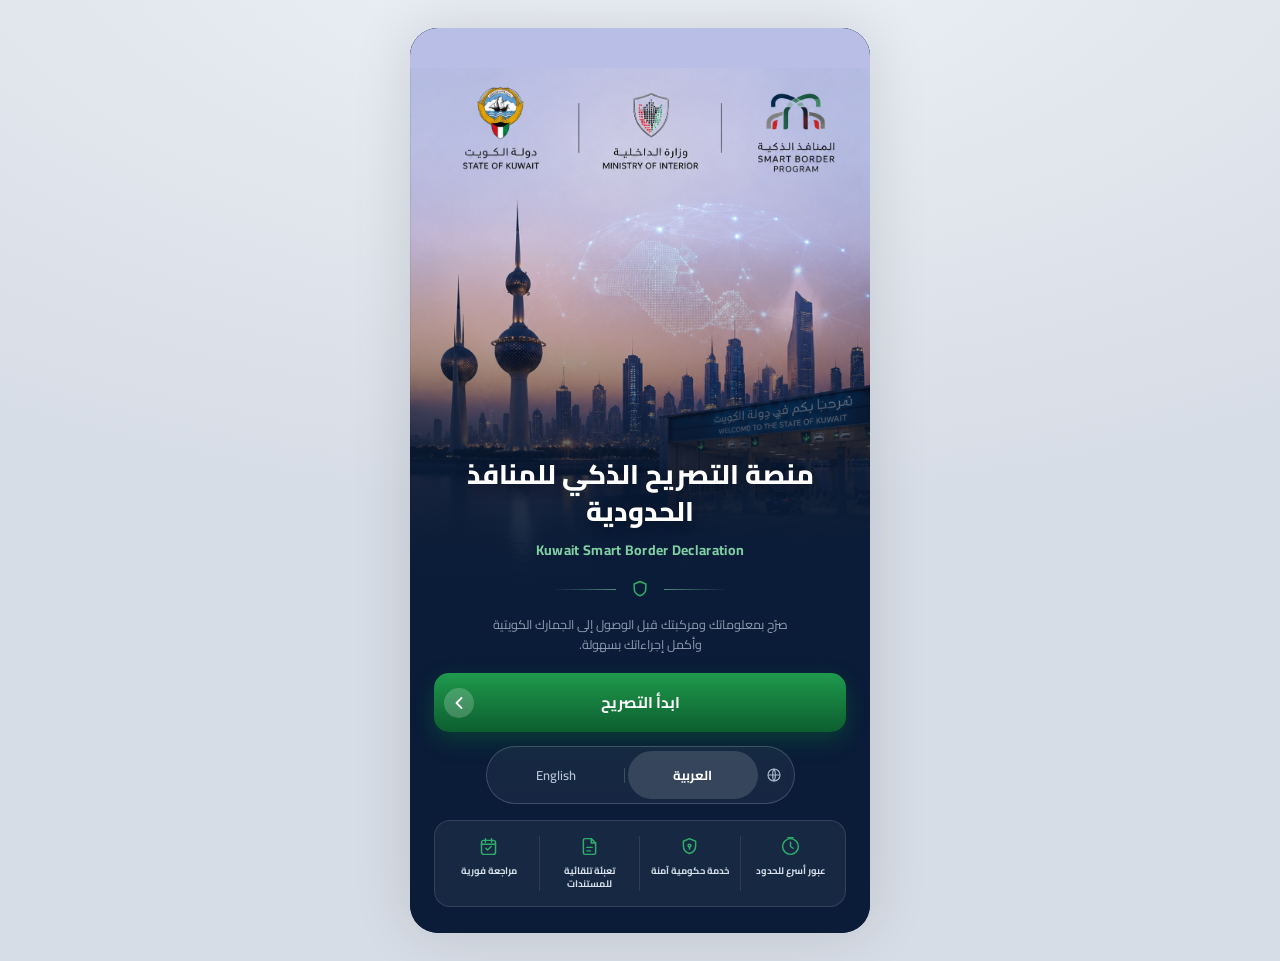
<file: index.html>
<!DOCTYPE html>
<html lang="ar" dir="rtl">
<head>
  <meta charset="UTF-8" />
  <meta name="viewport" content="width=device-width, initial-scale=1.0, viewport-fit=cover" />
  <meta name="theme-color" content="#0f2444" />
  <title>منصة التصريح الذكي للمنافذ الحدودية</title>
  <meta name="description" content="صرّح بمعلوماتك ومركبتك قبل الوصول إلى الجمارك الكويتية." />
  <link rel="preconnect" href="https://fonts.googleapis.com" />
  <link rel="preconnect" href="https://fonts.gstatic.com" crossorigin />
  <link rel="stylesheet" href="https://fonts.googleapis.com/css2?family=Cairo:wght@400;600;700;800&family=Inter:wght@400;600;700;800&display=swap" />
  <link rel="stylesheet" href="styles.css" />
</head>
<body>
  <div class="app" id="app">

    <!-- ============ WELCOME (coded, Arabic) ============ -->
    <section class="screen screen-welcome is-active" id="screen-welcome">
      <div class="welcome-coded">
        <div class="wc-photo">
          <img class="wc-img" src="assets/welcome_bg.png" alt="" />
          <span class="wc-fade"></span>
        </div>

        <div class="wc-body">
          <h1 class="wc-title">منصة التصريح الذكي للمنافذ الحدودية</h1>
          <p class="wc-title-en">Kuwait Smart Border Declaration</p>

          <div class="wc-divider">
            <span class="wc-shield"><svg viewBox="0 0 24 24" width="20" height="20" fill="none" stroke="currentColor" stroke-width="1.8" stroke-linecap="round" stroke-linejoin="round"><path d="M12 3l7 3v5c0 4.6-3.1 7.8-7 9-3.9-1.2-7-4.4-7-9V6z"/></svg></span>
          </div>

          <p class="wc-sub" data-i18n="welcome.sub">صرّح بمعلوماتك ومركبتك قبل الوصول إلى الجمارك الكويتية وأكمل إجراءاتك بسهولة.</p>

          <button class="btn btn-green btn-block wc-cta" data-goto="screen-step1">
            <span data-i18n="welcome.continue">ابدأ التصريح</span>
            <span class="btn-arrow"><svg viewBox="0 0 24 24" width="20" height="20" fill="none" stroke="currentColor" stroke-width="2.2" stroke-linecap="round" stroke-linejoin="round"><path d="M9 6l6 6-6 6"/></svg></span>
          </button>

          <div class="wc-langs" role="group" aria-label="Language">
            <span class="wc-globe"><svg viewBox="0 0 24 24" width="16" height="16" fill="none" stroke="currentColor" stroke-width="1.7"><circle cx="12" cy="12" r="9"/><path d="M3 12h18M12 3c2.6 2.8 2.6 15.2 0 18M12 3c-2.6 2.8-2.6 15.2 0 18"/></svg></span>
            <button class="wlang is-active" data-setlang="ar">العربية</button>
            <span class="wlang-div"></span>
            <button class="wlang" data-setlang="en">English</button>
          </div>

          <div class="wc-feats">
            <div class="wc-feat"><span class="wf-ic"><svg viewBox="0 0 24 24" width="22" height="22" fill="none" stroke="currentColor" stroke-width="1.7" stroke-linecap="round" stroke-linejoin="round"><circle cx="12" cy="12" r="9"/><path d="M12 7v5l3 2"/><path d="M9 2h6"/></svg></span><span data-i18n="feat.crossing">عبور أسرع للحدود</span></div>
            <div class="wc-feat"><span class="wf-ic"><svg viewBox="0 0 24 24" width="22" height="22" fill="none" stroke="currentColor" stroke-width="1.7" stroke-linecap="round" stroke-linejoin="round"><path d="M12 3l7 3v5c0 4.6-3.1 7.8-7 9-3.9-1.2-7-4.4-7-9V6z"/><circle cx="12" cy="11" r="1.6"/><path d="M12 12.6V15"/></svg></span><span data-i18n="feat.secure">خدمة حكومية آمنة</span></div>
            <div class="wc-feat"><span class="wf-ic"><svg viewBox="0 0 24 24" width="22" height="22" fill="none" stroke="currentColor" stroke-width="1.7" stroke-linecap="round" stroke-linejoin="round"><path d="M14 3H7a2 2 0 0 0-2 2v14a2 2 0 0 0 2 2h10a2 2 0 0 0 2-2V8z"/><path d="M14 3v5h5M9 13h6M9 17h4"/></svg></span><span data-i18n="feat.ai">تعبئة تلقائية للمستندات</span></div>
            <div class="wc-feat"><span class="wf-ic"><svg viewBox="0 0 24 24" width="22" height="22" fill="none" stroke="currentColor" stroke-width="1.7" stroke-linecap="round" stroke-linejoin="round"><rect x="4" y="5" width="16" height="16" rx="2.5"/><path d="M4 9.5h16M8.5 3v4M15.5 3v4M9 14l2 2 4-4"/></svg></span><span data-i18n="feat.realtime">مراجعة فورية</span></div>
          </div>
        </div>
      </div>
    </section>

    <!-- ============ STEP 1 — TRAVELER INFO (coded, Arabic, with passport upload) ============ -->
    <section class="screen screen-form" id="screen-step1">
      <header class="topbar">
        <button class="iconbtn" data-goto="screen-welcome" aria-label="رجوع">‹</button>
        <img class="brand-logo" src="assets/logo_brand.png" alt="" />
        <img class="brand-emblem-img" src="assets/logo_emblem.png" alt="دولة الكويت" />
      </header>
      <div class="screen-scroll">
        <div class="page-head">
          <div>
            <h2 class="page-title" data-i18n="step1.title">معلومات المسافر</h2>
            <p class="page-sub" data-i18n="step1.sub">يرجى إدخال معلوماتك الشخصية بدقة</p>
          </div>
          <div class="step-badge"><span class="step-num">1</span> <span data-i18n="of">من</span> 3</div>
        </div>
        <div class="progress"><div class="progress-fill" style="width:33%"></div></div>

        <form id="form-step1" class="form" novalidate>
          <!-- passport uploader / OCR autofill -->
          <div class="uploader" data-doc="passport">
            <input type="file" accept="image/*" hidden />
            <div class="up-inner">
              <div class="up-head">
                <span class="up-ic"><svg viewBox="0 0 24 24" width="24" height="24" fill="none" stroke="currentColor" stroke-width="1.7" stroke-linecap="round" stroke-linejoin="round"><rect x="5" y="3" width="14" height="18" rx="2.5"/><circle cx="12" cy="10" r="2.6"/><path d="M8.5 17h7"/></svg></span>
                <div class="up-tx">
                  <b data-i18n="upload.passport">صورة جواز السفر</b>
                  <small data-i18n="upload.passportHint">ارفع صورة جواز السفر وسيتم تعبئة بياناتك تلقائياً</small>
                </div>
              </div>
              <div class="up-drop">
                <svg viewBox="0 0 24 24" width="20" height="20" fill="none" stroke="currentColor" stroke-width="1.8" stroke-linecap="round" stroke-linejoin="round"><path d="M12 16V4M8 8l4-4 4 4"/><path d="M4 14v4a2 2 0 0 0 2 2h12a2 2 0 0 0 2-2v-4"/></svg>
                <span data-i18n="upload.cta">اضغط للرفع أو التقاط صورة</span>
              </div>
            </div>
          </div>

          <label class="field">
            <span class="field-label" data-i18n="f.passport">رقم جواز السفر <i>*</i></span>
            <span class="input-wrap">
              <span class="input-ic"><svg viewBox="0 0 24 24" width="20" height="20" fill="none" stroke="currentColor" stroke-width="1.7" stroke-linecap="round" stroke-linejoin="round"><rect x="5" y="3" width="14" height="18" rx="2.5"/><circle cx="12" cy="10" r="2.4"/></svg></span>
              <input type="text" name="passport" data-i18n-ph="f.passportPh" placeholder="أدخل رقم جواز السفر" autocomplete="off" required />
            </span>
          </label>

          <label class="field">
            <span class="field-label" data-i18n="f.fullname">الاسم الكامل (كما في الجواز) <i>*</i></span>
            <span class="input-wrap">
              <span class="input-ic"><svg viewBox="0 0 24 24" width="20" height="20" fill="none" stroke="currentColor" stroke-width="1.7" stroke-linecap="round" stroke-linejoin="round"><circle cx="12" cy="8" r="3.2"/><path d="M6 20a6 6 0 0 1 12 0"/></svg></span>
              <input type="text" name="fullname" data-i18n-ph="f.fullnamePh" placeholder="أدخل الاسم الكامل" autocomplete="off" required />
            </span>
          </label>

          <label class="field">
            <span class="field-label" data-i18n="f.nationality">الجنسية <i>*</i></span>
            <span class="input-wrap">
              <span class="input-ic"><svg viewBox="0 0 24 24" width="20" height="20" fill="none" stroke="currentColor" stroke-width="1.7" stroke-linecap="round" stroke-linejoin="round"><path d="M6 21V3"/><path d="M6 4h11l-2.2 3.2L17 11H6"/></svg></span>
              <select name="nationality" required>
                <option value="" data-i18n="f.nationalityPh">اختر الجنسية</option>
              </select>
              <span class="input-ic input-ic--end"><svg viewBox="0 0 24 24" width="20" height="20" fill="none" stroke="currentColor" stroke-width="2" stroke-linecap="round" stroke-linejoin="round"><path d="M6 9l6 6 6-6"/></svg></span>
            </span>
          </label>

          <label class="field">
            <span class="field-label" data-i18n="f.dob">تاريخ الميلاد <i>*</i></span>
            <span class="input-wrap">
              <span class="input-ic"><svg viewBox="0 0 24 24" width="20" height="20" fill="none" stroke="currentColor" stroke-width="1.7" stroke-linecap="round" stroke-linejoin="round"><rect x="4" y="5" width="16" height="16" rx="2.5"/><path d="M4 9.5h16M8.5 3v4M15.5 3v4"/></svg></span>
              <input type="date" name="dob" lang="en-GB" required onclick="try{this.showPicker()}catch(e){}" />
            </span>
          </label>

          <label class="field">
            <span class="field-label" data-i18n="f.mobile">رقم الهاتف <i>*</i></span>
            <span class="input-wrap">
              <span class="input-ic"><svg viewBox="0 0 24 24" width="20" height="20" fill="none" stroke="currentColor" stroke-width="1.7" stroke-linecap="round" stroke-linejoin="round"><path d="M6 3h4l2 5-3 2a11 11 0 0 0 5 5l2-3 5 2v4a2 2 0 0 1-2 2A16 16 0 0 1 4 5a2 2 0 0 1 2-2z"/></svg></span>
              <input type="hidden" name="dialcode" value="+965" />
              <span class="dialcode">+965</span>
              <input type="tel" name="mobile" data-i18n-ph="f.mobilePh" placeholder="أدخل رقم الهاتف" autocomplete="off" required />
            </span>
          </label>

          <label class="field">
            <span class="field-label" data-i18n="f.email">البريد الإلكتروني <i>*</i></span>
            <span class="input-wrap">
              <span class="input-ic"><svg viewBox="0 0 24 24" width="20" height="20" fill="none" stroke="currentColor" stroke-width="1.7" stroke-linecap="round" stroke-linejoin="round"><rect x="3" y="5" width="18" height="14" rx="2.5"/><path d="M4 7l8 6 8-6"/></svg></span>
              <input type="email" name="email" data-i18n-ph="f.emailPh" placeholder="أدخل البريد الإلكتروني" autocomplete="off" required />
            </span>
          </label>

          <div class="notice">
            <span class="notice-ic"><svg viewBox="0 0 24 24" width="20" height="20" fill="none" stroke="currentColor" stroke-width="1.8" stroke-linecap="round" stroke-linejoin="round"><path d="M12 3l7 3v5c0 4.6-3.1 7.8-7 9-3.9-1.2-7-4.4-7-9V6z"/><path d="M9 12l2 2 4-4"/></svg></span>
            <span data-i18n="step1.notice">معلوماتك مشفّرة وتُستخدم فقط لأغراض التخليص الجمركي وفقاً للقوانين الكويتية.</span>
          </div>

          <button class="btn btn-navy btn-block" type="submit">
            <span data-i18n="continue">متابعة</span>
            <span class="btn-arrow"><svg viewBox="0 0 24 24" width="20" height="20" fill="none" stroke="currentColor" stroke-width="2.2" stroke-linecap="round" stroke-linejoin="round"><path d="M9 6l6 6-6 6"/></svg></span>
          </button>
        </form>
      </div>
    </section>

    <!-- ============ STEP 2 — TRAVEL DECLARATION ============ -->
    <section class="screen screen-form" id="screen-step2">
      <header class="topbar">
        <button class="iconbtn" data-goto="screen-step1" aria-label="رجوع">‹</button>
        <img class="brand-logo" src="assets/logo_brand.png" alt="" />
        <img class="brand-emblem-img" src="assets/logo_emblem.png" alt="دولة الكويت" />
      </header>
      <div class="screen-scroll">
        <div class="page-head">
          <div>
            <h2 class="page-title" data-i18n="step2.title">تصريح السفر</h2>
            <p class="page-sub" data-i18n="step2.sub">يرجى تقديم تفاصيل سفرك</p>
          </div>
          <div class="step-badge"><span class="step-num">2</span> <span data-i18n="of">من</span> 3</div>
        </div>
        <div class="progress"><div class="progress-fill" style="width:66%"></div></div>

        <form id="form-step2" class="form" novalidate>
          <!-- 1. Purpose -->
          <div class="card">
            <div class="card-head"><span class="card-ic"><svg viewBox="0 0 24 24" width="20" height="20" fill="none" stroke="currentColor" stroke-width="1.7" stroke-linecap="round" stroke-linejoin="round"><rect x="3" y="7.5" width="18" height="12" rx="2.5"/><path d="M8.5 7.5V6a2 2 0 0 1 2-2h3a2 2 0 0 1 2 2v1.5"/></svg></span><h3 data-i18n="q1.title">١. الغرض من الزيارة</h3></div>
            <div class="chip-grid" data-single role="radiogroup">
              <button type="button" class="chip is-active" data-value="Tourism"><span class="chip-ic">🏖️</span><span data-i18n="q1.tourism">سياحة</span></button>
              <button type="button" class="chip" data-value="Business"><span class="chip-ic">💼</span><span data-i18n="q1.business">أعمال</span></button>
              <button type="button" class="chip" data-value="Family"><span class="chip-ic">👨‍👩‍👧</span><span data-i18n="q1.family">زيارة عائلية</span></button>
              <button type="button" class="chip" data-value="Medical"><span class="chip-ic">🩺</span><span data-i18n="q1.medical">علاج</span></button>
              <button type="button" class="chip" data-value="Transit"><span class="chip-ic">🛫</span><span data-i18n="q1.transit">عبور</span></button>
            </div>
            <input type="hidden" name="purpose" value="Tourism" />
          </div>

          <!-- 2. Country of departure -->
          <div class="card">
            <div class="card-head"><span class="card-ic"><svg viewBox="0 0 24 24" width="20" height="20" fill="none" stroke="currentColor" stroke-width="1.7" stroke-linecap="round" stroke-linejoin="round"><path d="M12 21s7-6.3 7-11a7 7 0 1 0-14 0c0 4.7 7 11 7 11z"/><circle cx="12" cy="10" r="2.6"/></svg></span><h3 data-i18n="q2.title">٢. بلد المغادرة <i>*</i></h3></div>
            <span class="input-wrap">
              <select name="departure" id="departure" required>
                <option value="" data-i18n="q2.ph">اختر الدولة</option>
              </select>
              <span class="input-ic input-ic--end"><svg viewBox="0 0 24 24" width="20" height="20" fill="none" stroke="currentColor" stroke-width="2" stroke-linecap="round" stroke-linejoin="round"><path d="M6 9l6 6 6-6"/></svg></span>
            </span>
          </div>

          <!-- 3. Previous countries -->
          <div class="card">
            <div class="card-head"><span class="card-ic"><svg viewBox="0 0 24 24" width="20" height="20" fill="none" stroke="currentColor" stroke-width="1.7" stroke-linecap="round" stroke-linejoin="round"><circle cx="12" cy="12" r="8.5"/><path d="M3.5 12h17M12 3.5c2.6 2.6 2.6 14.4 0 17M12 3.5c-2.6 2.6-2.6 14.4 0 17"/></svg></span><h3 data-i18n="q3.title">٣. الدول التي تمت زيارتها (آخر ٣ سنوات)</h3></div>
            <div class="tags" id="prev-tags"></div>
            <span class="input-wrap">
              <select id="prev-select">
                <option value="" data-i18n="q3.ph">أضف دولة</option>
              </select>
              <span class="input-ic input-ic--end"><svg viewBox="0 0 24 24" width="20" height="20" fill="none" stroke="currentColor" stroke-width="2" stroke-linecap="round" stroke-linejoin="round"><path d="M6 9l6 6 6-6"/></svg></span>
            </span>
          </div>

          <!-- 4. Duration -->
          <div class="card">
            <div class="card-head"><span class="card-ic"><svg viewBox="0 0 24 24" width="20" height="20" fill="none" stroke="currentColor" stroke-width="1.7" stroke-linecap="round" stroke-linejoin="round"><rect x="4" y="5" width="16" height="16" rx="2.5"/><path d="M4 9.5h16M8.5 3v4M15.5 3v4"/></svg></span><h3 data-i18n="q4.title">٤. المدة المتوقعة للإقامة</h3></div>
            <div class="chip-grid chip-grid--3" data-single role="radiogroup">
              <button type="button" class="chip" data-value="1-7"><span class="chip-ic">📅</span><span data-i18n="q4.short">١ - ٧ أيام</span></button>
              <button type="button" class="chip is-active" data-value="8-30"><span class="chip-ic">📆</span><span data-i18n="q4.mid">٨ - ٣٠ يوماً</span></button>
              <button type="button" class="chip" data-value="30+"><span class="chip-ic">🗓️</span><span data-i18n="q4.long">أكثر من ٣٠ يوماً</span></button>
            </div>
            <input type="hidden" name="duration" value="8-30" />
          </div>

          <!-- 5. Items to declare -->
          <div class="card">
            <div class="card-head"><span class="card-ic"><svg viewBox="0 0 24 24" width="20" height="20" fill="none" stroke="currentColor" stroke-width="1.7" stroke-linecap="round" stroke-linejoin="round"><path d="M5 8h14l-1 12H6z"/><path d="M9 8a3 3 0 0 1 6 0"/></svg></span><h3 data-i18n="q5.title">٥. أصناف للتصريح عنها</h3></div>
            <div class="check-row" id="items">
              <label class="check"><input type="checkbox" name="items" value="Currency" /><span data-i18n="q5.currency">عملات</span></label>
              <label class="check"><input type="checkbox" name="items" value="Electronics" /><span data-i18n="q5.electronics">إلكترونيات</span></label>
              <label class="check"><input type="checkbox" name="items" value="Medication" /><span data-i18n="q5.medication">أدوية</span></label>
              <label class="check"><input type="checkbox" name="items" value="Commercial" /><span data-i18n="q5.commercial">بضائع تجارية</span></label>
              <label class="check"><input type="checkbox" name="items" value="None" data-none checked /><span data-i18n="q5.none">لا شيء</span></label>
            </div>
          </div>

          <!-- 6. Cash -->
          <div class="card">
            <div class="card-head"><span class="card-ic"><svg viewBox="0 0 24 24" width="20" height="20" fill="none" stroke="currentColor" stroke-width="1.7" stroke-linecap="round" stroke-linejoin="round"><rect x="3" y="6" width="18" height="12" rx="2.5"/><circle cx="12" cy="12" r="2.6"/><path d="M6 9.5v5M18 9.5v5"/></svg></span><h3 data-i18n="q6.title">٦. التصريح عن النقد</h3></div>
            <p class="card-note" data-i18n="q6.note">مبلغ النقد الذي تحمله (د.ك)</p>
            <span class="input-wrap">
              <input type="number" name="cash" min="0" step="any" data-i18n-ph="q6.ph" placeholder="أدخل المبلغ" />
              <span class="input-ic input-ic--end input-suffix">د.ك</span>
            </span>
          </div>

          <!-- 7. Customs -->
          <div class="card">
            <div class="card-head"><span class="card-ic"><svg viewBox="0 0 24 24" width="20" height="20" fill="none" stroke="currentColor" stroke-width="1.7" stroke-linecap="round" stroke-linejoin="round"><rect x="5" y="4" width="14" height="17" rx="2.5"/><rect x="9" y="2.5" width="6" height="3.6" rx="1.2"/><path d="M8.5 11h7M8.5 15h5"/></svg></span><h3 data-i18n="q7.title">٧. أسئلة التصريح الجمركي</h3></div>
            <div class="yesno-row">
              <span data-i18n="q7.q1">هل تحمل أي بضائع مقيّدة أو محظورة؟</span>
              <div class="yesno" data-name="restricted">
                <button type="button" class="yn is-active" data-value="No" data-i18n="no">لا</button>
                <button type="button" class="yn" data-value="Yes" data-i18n="yes">نعم</button>
              </div>
            </div>
            <div class="yesno-row">
              <span data-i18n="q7.q2">هل تحمل بضائع تجارية؟</span>
              <div class="yesno" data-name="merchandise">
                <button type="button" class="yn is-active" data-value="No" data-i18n="no">لا</button>
                <button type="button" class="yn" data-value="Yes" data-i18n="yes">نعم</button>
              </div>
            </div>
            <div class="yesno-row">
              <span data-i18n="q7.q3">هل تحمل نقداً أو أدوات مالية تتجاوز ١٠٬٠٠٠ د.ك؟</span>
              <div class="yesno" data-name="largecash">
                <button type="button" class="yn is-active" data-value="No" data-i18n="no">لا</button>
                <button type="button" class="yn" data-value="Yes" data-i18n="yes">نعم</button>
              </div>
            </div>
          </div>

          <div class="notice">
            <span class="notice-ic"><svg viewBox="0 0 24 24" width="20" height="20" fill="none" stroke="currentColor" stroke-width="1.8" stroke-linecap="round" stroke-linejoin="round"><path d="M12 3l7 3v5c0 4.6-3.1 7.8-7 9-3.9-1.2-7-4.4-7-9V6z"/><path d="M9 12l2 2 4-4"/></svg></span>
            <span data-i18n="step2.notice">جميع المعلومات آمنة وتُستخدم فقط لأغراض التخليص الجمركي</span>
          </div>

          <button class="btn btn-navy btn-block" type="submit">
            <span data-i18n="continue">متابعة</span>
            <span class="btn-arrow"><svg viewBox="0 0 24 24" width="20" height="20" fill="none" stroke="currentColor" stroke-width="2.2" stroke-linecap="round" stroke-linejoin="round"><path d="M9 6l6 6-6 6"/></svg></span>
          </button>
        </form>
      </div>
    </section>

    <!-- ============ STEP 3 — VEHICLE INFO + WAKALA ============ -->
    <section class="screen screen-form screen-vehicle" id="screen-vehicle">
      <header class="topbar">
        <button class="iconbtn" data-goto="screen-step2" aria-label="رجوع">‹</button>
        <img class="brand-logo" src="assets/logo_brand.png" alt="" />
        <img class="brand-emblem-img" src="assets/logo_emblem.png" alt="دولة الكويت" />
      </header>
      <div class="screen-scroll">
        <div class="page-head">
          <div>
            <h2 class="page-title" data-i18n="step3.title">معلومات المركبة</h2>
            <p class="page-sub" data-i18n="step3.sub">يرجى إدخال بيانات مركبتك</p>
          </div>
          <div class="step-badge"><span class="step-num">3</span> <span data-i18n="of">من</span> 3</div>
        </div>
        <div class="progress"><div class="progress-fill" style="width:100%"></div></div>

        <form id="form-vehicle" class="form" novalidate>
          <!-- car daftar (registration) uploader / OCR autofill -->
          <div class="uploader" data-doc="daftar">
            <input type="file" accept="image/*" hidden />
            <div class="up-inner">
              <div class="up-head">
                <span class="up-ic"><svg viewBox="0 0 24 24" width="24" height="24" fill="none" stroke="currentColor" stroke-width="1.7" stroke-linecap="round" stroke-linejoin="round"><path d="M14 3H7a2 2 0 0 0-2 2v14a2 2 0 0 0 2 2h10a2 2 0 0 0 2-2V8z"/><path d="M14 3v5h5M8 13h8M8 17h5"/></svg></span>
                <div class="up-tx">
                  <b data-i18n="upload.daftar">دفتر السيارة (الملكية)</b>
                  <small data-i18n="upload.daftarHint">ارفع دفتر السيارة وسيتم تعبئة بيانات المركبة تلقائياً</small>
                </div>
              </div>
              <div class="up-drop">
                <svg viewBox="0 0 24 24" width="20" height="20" fill="none" stroke="currentColor" stroke-width="1.8" stroke-linecap="round" stroke-linejoin="round"><path d="M12 16V4M8 8l4-4 4 4"/><path d="M4 14v4a2 2 0 0 0 2 2h12a2 2 0 0 0 2-2v-4"/></svg>
                <span data-i18n="upload.cta">اضغط للرفع أو التقاط صورة</span>
              </div>
            </div>
          </div>

          <label class="field">
            <span class="field-label" data-i18n="v.plate">رقم اللوحة <i>*</i></span>
            <span class="input-wrap">
              <span class="input-ic"><svg viewBox="0 0 24 24" width="20" height="20" fill="none" stroke="currentColor" stroke-width="1.7" stroke-linecap="round" stroke-linejoin="round"><path d="M5 13l1.6-4.6A2 2 0 0 1 8.5 7h7a2 2 0 0 1 1.9 1.4L19 13M4.5 13h15v4h-15z"/><circle cx="8" cy="17" r="1.3"/><circle cx="16" cy="17" r="1.3"/></svg></span>
              <input type="text" name="plate" data-i18n-ph="v.platePh" placeholder="مثال: ٣ / ٨٤٢١٠" autocomplete="off" required />
            </span>
          </label>

          <label class="field">
            <span class="field-label" data-i18n="v.regcountry">بلد التسجيل <i>*</i></span>
            <span class="input-wrap">
              <span class="input-ic"><svg viewBox="0 0 24 24" width="20" height="20" fill="none" stroke="currentColor" stroke-width="1.7" stroke-linecap="round" stroke-linejoin="round"><path d="M6 21V3"/><path d="M6 4h11l-2.2 3.2L17 11H6"/></svg></span>
              <select name="regcountry" required>
                <option value="Kuwait" selected>الكويت</option>
                <option value="Saudi Arabia">السعودية</option>
                <option value="U.A.E.">الإمارات</option>
                <option value="Bahrain">البحرين</option>
                <option value="Qatar">قطر</option>
                <option value="Oman">عُمان</option>
                <option value="Iraq">العراق</option>
                <option value="Jordan">الأردن</option>
                <option value="Other">أخرى</option>
              </select>
              <span class="input-ic input-ic--end"><svg viewBox="0 0 24 24" width="20" height="20" fill="none" stroke="currentColor" stroke-width="2" stroke-linecap="round" stroke-linejoin="round"><path d="M6 9l6 6 6-6"/></svg></span>
            </span>
          </label>

          <label class="field">
            <span class="field-label" data-i18n="v.vtype">نوع المركبة <i>*</i></span>
            <span class="input-wrap">
              <span class="input-ic"><svg viewBox="0 0 24 24" width="20" height="20" fill="none" stroke="currentColor" stroke-width="1.7" stroke-linecap="round" stroke-linejoin="round"><path d="M5 13l1.6-4.6A2 2 0 0 1 8.5 7h7a2 2 0 0 1 1.9 1.4L19 13M4.5 13h15v4h-15z"/><circle cx="8" cy="17" r="1.3"/><circle cx="16" cy="17" r="1.3"/></svg></span>
              <select name="vtype" required>
                <option value="" data-i18n="v.vtypePh">اختر النوع</option>
                <option value="Sedan" data-i18n="vtype.sedan">سيدان</option>
                <option value="SUV" data-i18n="vtype.suv">دفع رباعي</option>
                <option value="Pickup" data-i18n="vtype.pickup">بيك أب</option>
                <option value="Van" data-i18n="vtype.van">فان</option>
                <option value="Bus" data-i18n="vtype.bus">حافلة</option>
                <option value="Truck" data-i18n="vtype.truck">شاحنة</option>
                <option value="Motorcycle" data-i18n="vtype.moto">دراجة نارية</option>
              </select>
              <span class="input-ic input-ic--end"><svg viewBox="0 0 24 24" width="20" height="20" fill="none" stroke="currentColor" stroke-width="2" stroke-linecap="round" stroke-linejoin="round"><path d="M6 9l6 6 6-6"/></svg></span>
            </span>
          </label>

          <label class="field">
            <span class="field-label" data-i18n="v.model">الصنع والطراز <i>*</i></span>
            <span class="input-wrap">
              <span class="input-ic"><svg viewBox="0 0 24 24" width="20" height="20" fill="none" stroke="currentColor" stroke-width="1.7" stroke-linecap="round" stroke-linejoin="round"><path d="M14 3H7a2 2 0 0 0-2 2v14a2 2 0 0 0 2 2h10a2 2 0 0 0 2-2V8z"/><path d="M14 3v5h5M9 13h6M9 17h4"/></svg></span>
              <input type="text" name="model" data-i18n-ph="v.modelPh" placeholder="مثال: تويوتا لاندكروزر" autocomplete="off" required />
            </span>
          </label>

          <label class="field">
            <span class="field-label" data-i18n="v.color">اللون</span>
            <span class="input-wrap">
              <span class="input-ic"><svg viewBox="0 0 24 24" width="20" height="20" fill="none" stroke="currentColor" stroke-width="1.7" stroke-linecap="round" stroke-linejoin="round"><path d="M12 3s6 6.4 6 10a6 6 0 0 1-12 0c0-3.6 6-10 6-10z"/></svg></span>
              <input type="text" name="color" data-i18n-ph="v.colorPh" placeholder="مثال: أبيض" autocomplete="off" />
            </span>
          </label>

          <!-- WAKALA section -->
          <div class="card wakala-card">
            <div class="card-head"><span class="card-ic"><svg viewBox="0 0 24 24" width="20" height="20" fill="none" stroke="currentColor" stroke-width="1.7" stroke-linecap="round" stroke-linejoin="round"><path d="M5 8h14M5 12h14M5 16h9"/><rect x="3" y="4" width="18" height="16" rx="2.5"/></svg></span><h3 data-i18n="wakala.title">الوكالة</h3></div>

            <p class="card-note" data-i18n="wakala.origin">منشأ الوكالة</p>
            <div class="yesno wakala-toggle" data-name="wakalaType">
              <button type="button" class="yn is-active" data-value="Kuwait" data-i18n="wakala.kuwait">وكالة كويتية</button>
              <button type="button" class="yn" data-value="NonKuwait" data-i18n="wakala.nonkuwait">وكالة غير كويتية</button>
            </div>
            <input type="hidden" name="wakalaType" value="Kuwait" />

            <label class="field" style="margin-top:14px">
              <span class="field-label" data-i18n="wakala.number">رقم / اسم الوكالة</span>
              <span class="input-wrap">
                <span class="input-ic"><svg viewBox="0 0 24 24" width="20" height="20" fill="none" stroke="currentColor" stroke-width="1.7" stroke-linecap="round" stroke-linejoin="round"><path d="M4 7h16v12H4z"/><path d="M4 7l8 6 8-6"/></svg></span>
                <input type="text" name="wakalaNumber" data-i18n-ph="wakala.numberPh" placeholder="أدخل رقم أو اسم الوكالة" autocomplete="off" />
              </span>
            </label>
          </div>

          <div class="notice">
            <span class="notice-ic"><svg viewBox="0 0 24 24" width="20" height="20" fill="none" stroke="currentColor" stroke-width="1.8" stroke-linecap="round" stroke-linejoin="round"><path d="M12 3l7 3v5c0 4.6-3.1 7.8-7 9-3.9-1.2-7-4.4-7-9V6z"/><path d="M9 12l2 2 4-4"/></svg></span>
            <span data-i18n="step1.notice">معلوماتك مشفّرة وتُستخدم فقط لأغراض التخليص الجمركي وفقاً للقوانين الكويتية.</span>
          </div>

          <button class="btn btn-green btn-block" type="submit">
            <span data-i18n="submit">إرسال التصريح</span><span class="btn-arrow"><svg viewBox="0 0 24 24" width="20" height="20" fill="none" stroke="currentColor" stroke-width="2.2" stroke-linecap="round" stroke-linejoin="round"><path d="M9 6l6 6-6 6"/></svg></span>
          </button>
          <p class="trust">🔒 <span data-i18n="trust">آمن • رسمي • موثوق</span></p>
        </form>
      </div>
    </section>

    <!-- ============ RESULT (no QR) ============ -->
    <section class="screen screen-result" id="screen-result">
      <div class="result-hero is-submitted">
        <header class="topbar topbar--ghost">
          <button class="iconbtn" data-goto="screen-vehicle" aria-label="رجوع">‹</button>
          <div class="topbar-brand">
            <div class="brand-text brand-text--center">
              <span class="brand-ar">منصة التصريح الذكي للمنافذ الحدودية</span>
              <span class="brand-en">KUWAIT SMART BORDER DECLARATION</span>
            </div>
          </div>
          <div class="brand-emblem">🛡️</div>
        </header>
        <div class="result-emblem">📋</div>
        <h2 class="result-title" data-i18n="result.title">تم إرسال التصريح</h2>
        <p class="result-sub" data-i18n="result.sub">يرجى التوجه إلى المسار المخصص لك</p>
      </div>

      <div class="screen-scroll result-body">
        <div class="card lane-card">
          <div class="lane-label" data-i18n="res.yourLane">مسارك</div>
          <div class="lane-number" id="res-lane">—</div>
          <div class="lane-sub" data-i18n="res.laneSub">مسار المركبات · الحدود الكويتية</div>
        </div>

        <div class="card">
          <div class="card-head"><span class="card-ic">🗓️</span><h3 data-i18n="res.crossing">تفاصيل العبور</h3></div>
          <div class="detail-grid">
            <div class="detail-row"><span class="d-ic">📅</span><div><div class="d-k" data-i18n="res.date">التاريخ</div><div class="d-v" id="res-date">—</div></div></div>
            <div class="detail-row"><span class="d-ic">⏰</span><div><div class="d-k" data-i18n="res.valid">صالح حتى</div><div class="d-v" id="res-valid">—</div></div></div>
            <div class="detail-row"><span class="d-ic">🚗</span><div><div class="d-k" data-i18n="res.vehicle">المركبة</div><div class="d-v" id="res-vehicle">—</div></div></div>
            <div class="detail-row"><span class="d-ic">📍</span><div><div class="d-k" data-i18n="res.point">نقطة العبور</div><div class="d-v" data-i18n="res.pointVal">منفذ النويصيب الحدودي</div></div></div>
            <div class="detail-row"><span class="d-ic">🧾</span><div><div class="d-k" data-i18n="res.code">رمز التصريح</div><div class="d-v" id="res-ref">—</div></div></div>
          </div>
        </div>

        <div class="notice">
          <span class="notice-ic">🛡️</span>
          <span data-i18n="res.notice">تتم معالجة معلوماتك بشكل آمن لأغراض التخليص الجمركي وفقاً للقوانين الكويتية.</span>
        </div>

        <button class="btn btn-navy btn-block" data-goto="screen-welcome"><span data-i18n="res.done">تم</span></button>
      </div>
    </section>

    <!-- ============ BOTTOM NAV ============ -->
    <nav class="bottomnav" id="bottomnav">
      <button class="nav-item is-active" data-goto="screen-welcome"><span>🏠</span><small data-i18n="nav.home">الرئيسية</small></button>
      <button class="nav-item" data-goto="screen-step1"><span>🧾</span><small data-i18n="nav.decl">تصاريحي</small></button>
      <button class="nav-item nav-scan"><span>▦</span></button>
      <button class="nav-item"><span class="nav-bell">🔔</span><small data-i18n="nav.notif">الإشعارات</small></button>
      <button class="nav-item"><span>👤</span><small data-i18n="nav.profile">الملف الشخصي</small></button>
    </nav>
  </div>

  <script src="i18n.js"></script>
  <script src="app.js"></script>
</body>
</html>
</file>
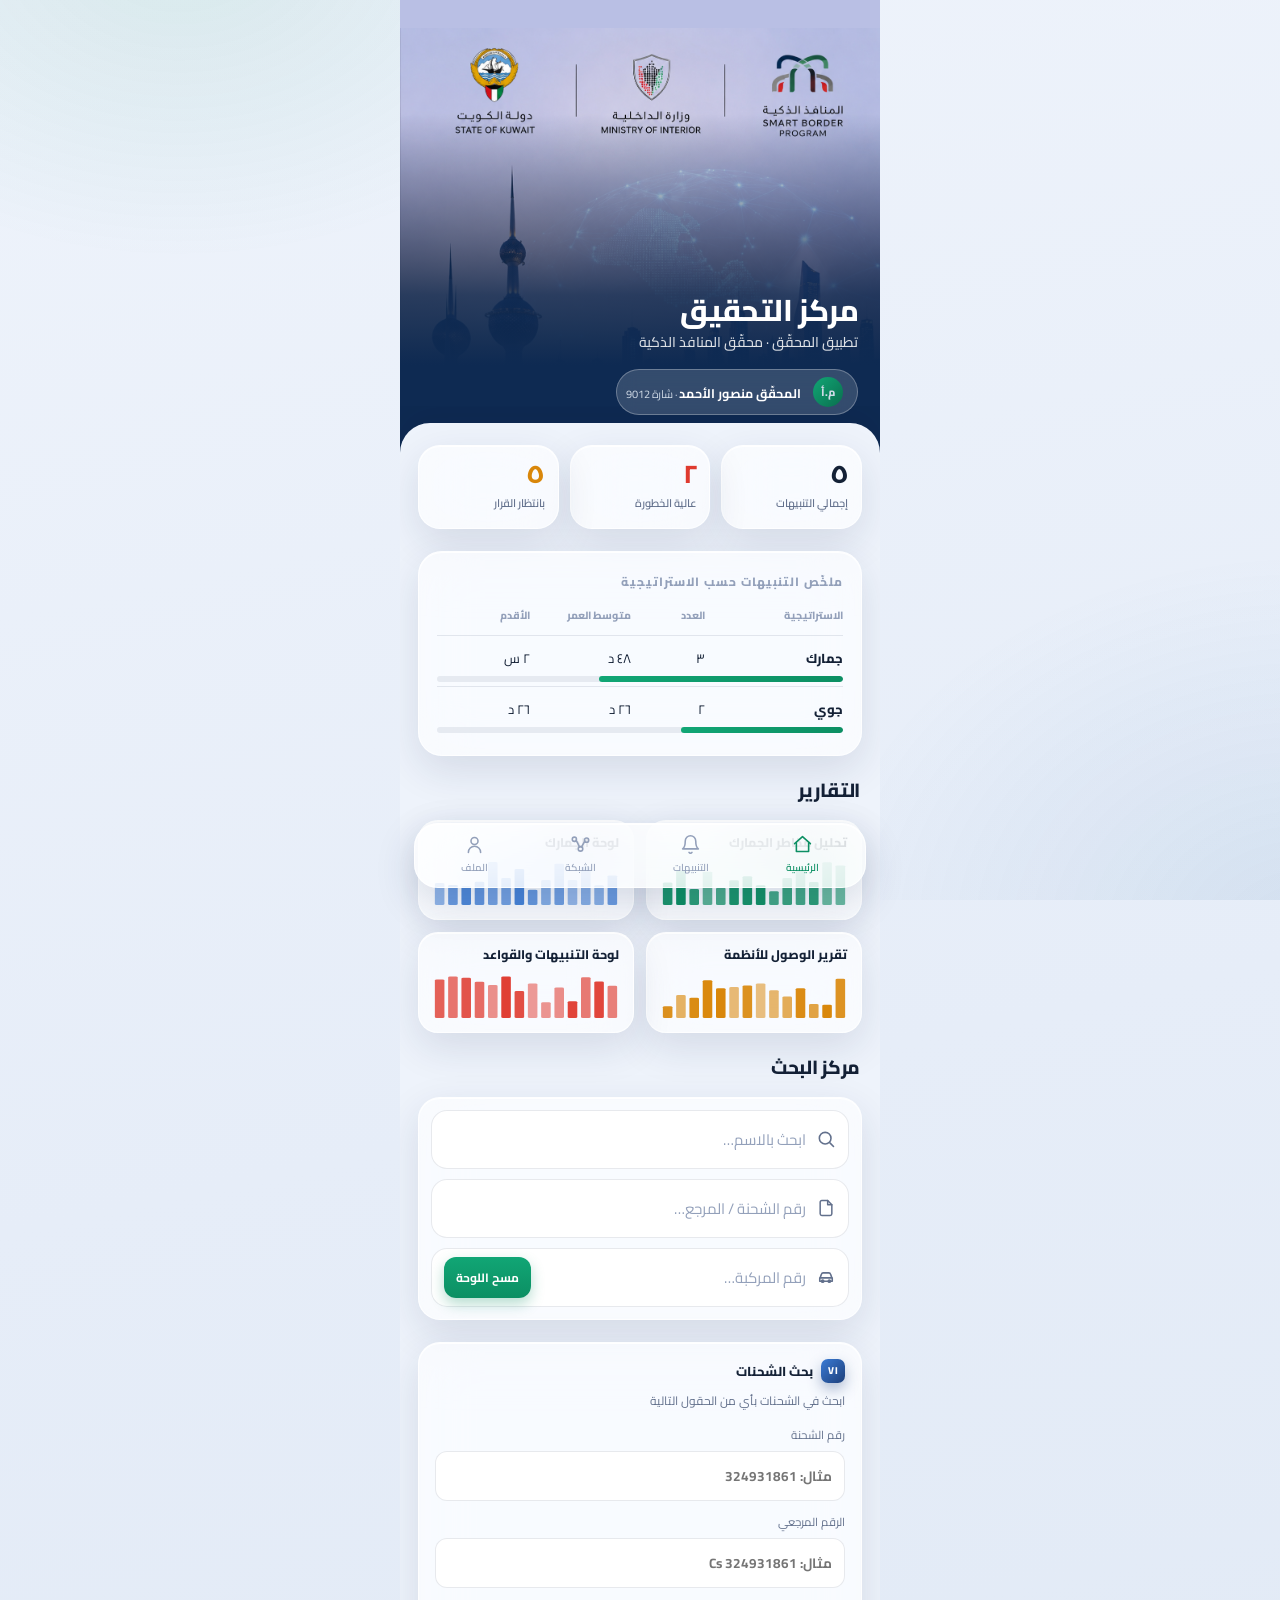
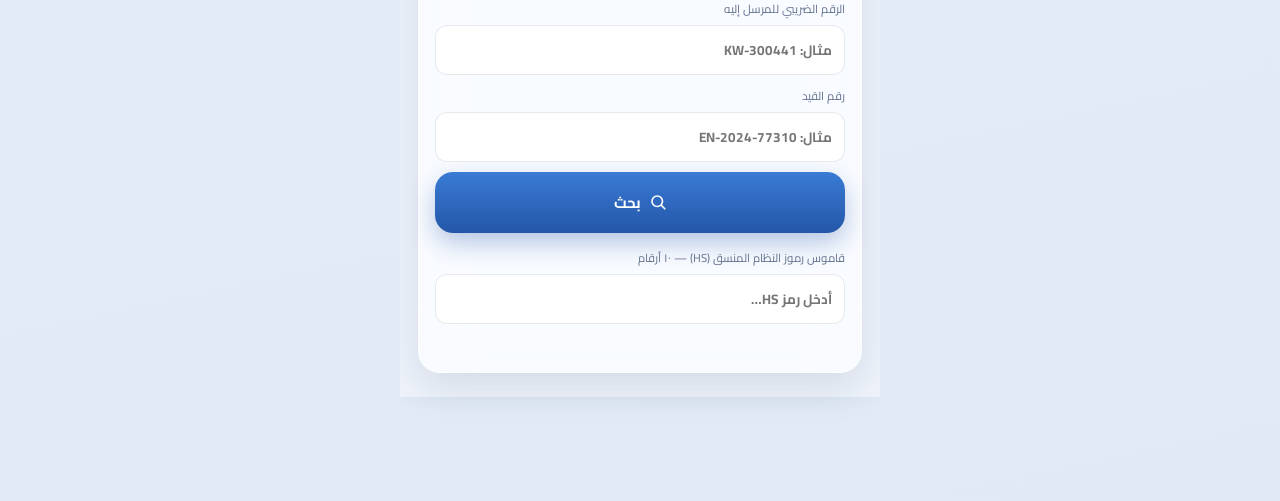
<file: investigator/index.html>
<!DOCTYPE html>
<html lang="ar" dir="rtl">
<head>
  <meta charset="UTF-8" />
  <meta name="viewport" content="width=device-width, initial-scale=1.0, viewport-fit=cover" />
  <meta name="theme-color" content="#0a1024" />
  <title>المنافذ الذكية — تطبيق المحقّق</title>
  <link rel="preconnect" href="https://fonts.googleapis.com" />
  <link rel="preconnect" href="https://fonts.gstatic.com" crossorigin />
  <link rel="stylesheet" href="https://fonts.googleapis.com/css2?family=Cairo:wght@400;600;700;800&family=Inter:wght@400;600;700;800&display=swap" />
  <link rel="stylesheet" href="styles.css" />
</head>
<body>
  <div class="app" id="app">

    <!-- (no fake status bar — the app sits inside the device's real status bar) -->

    <!-- ============ HOME / DASHBOARD ============ -->
    <section class="screen is-active" id="screen-home">
      <div class="scroll home-scroll">
        <div class="home-hero">
          <div class="hero-photo">
            <img class="hero-img" src="../assets/welcome_bg.png" alt="دولة الكويت · وزارة الداخلية · المنافذ الذكية" />
            <span class="hero-fade"></span>
          </div>
          <div class="hero-content">
            <h2 class="hh-title">مركز التحقيق</h2>
            <div class="hh-sub">تطبيق المحقّق · محقّق المنافذ الذكية</div>
            <div class="officer-chip">
              <span class="avatar">م.أ</span>
              <div><b>المحقّق منصور الأحمد</b><span> · شارة 9012</span></div>
            </div>
          </div>
        </div>

        <div class="sheet" id="home-sheet"><!-- rendered by JS --></div>
      </div>
    </section>

    <!-- ============ ALERTS TRIAGE QUEUE ============ -->
    <section class="screen" id="screen-alerts">
      <div class="scroll">
        <div class="page-h"><h1>التنبيهات</h1><p>قائمة انتظار التحقيق — مرتّبة حسب النقاط</p></div>
        <div class="search-row glass solo-search">
          <span class="search-ic"><svg viewBox="0 0 24 24" width="20" height="20" fill="none" stroke="currentColor" stroke-width="1.9" stroke-linecap="round" stroke-linejoin="round"><circle cx="11" cy="11" r="7"/><path d="M21 21l-4.3-4.3"/></svg></span>
          <input type="text" id="search-all" placeholder="ابحث بالاسم أو رقم الشحنة أو المركبة…" autocomplete="off" />
        </div>
        <div class="filters" id="strategy-filters">
          <button class="fchip is-active" data-filter="all">الكل</button>
          <button class="fchip" data-filter="Customs">جمارك</button>
          <button class="fchip" data-filter="Air">جوي</button>
        </div>
        <div class="tasklist" id="alert-list"></div>
      </div>
    </section>

    <!-- ============ NETWORK EXPLORER ============ -->
    <section class="screen" id="screen-network">
      <div class="scroll">
        <div class="page-h"><h1>الشبكة</h1><p>تحليل الكيانات والعلاقات عبر القضايا</p></div>
        <div class="search-row glass solo-search">
          <span class="search-ic"><svg viewBox="0 0 24 24" width="20" height="20" fill="none" stroke="currentColor" stroke-width="1.9" stroke-linecap="round" stroke-linejoin="round"><circle cx="11" cy="11" r="7"/><path d="M21 21l-4.3-4.3"/></svg></span>
          <input type="text" id="net-search" placeholder="ابحث عن شخص أو مركبة أو شركة أو شحنة…" autocomplete="off" />
        </div>
        <div class="net-found" id="net-result"></div>
        <div class="info-card glass" id="net-global"><!-- rendered by JS --></div>
      </div>
    </section>

    <!-- ============ CASE / ALERT DETAIL (rendered by JS) ============ -->
    <section class="screen" id="screen-detail">
      <div class="detail-bar">
        <button class="back-btn" data-tab="screen-alerts" aria-label="رجوع">
          <svg viewBox="0 0 24 24" width="22" height="22" fill="none" stroke="currentColor" stroke-width="2.2" stroke-linecap="round" stroke-linejoin="round"><path d="M9 6l6 6-6 6"/></svg>
        </button>
        <h2 id="detail-title">التنبيه</h2>
      </div>
      <div class="scroll" id="detail-body" style="padding-top:14px;"></div>
    </section>

    <!-- ============ PROFILE ============ -->
    <section class="screen" id="screen-profile">
      <div class="scroll">
        <div class="page-h"><h1>الملف الشخصي</h1></div>
        <div class="profile-card glass">
          <span class="avatar">م.أ</span>
          <h2>المحقّق منصور الأحمد</h2>
          <div class="role">محقّق جمارك · شارة 9012 · إدارة الاستخبارات الجمركية</div>
          <div class="profile-stats">
            <div><div class="n" id="prof-seen">0</div><div class="l">تمت دراستها</div></div>
            <div><div class="n" id="prof-app">0</div><div class="l">معتمد</div></div>
            <div><div class="n" id="prof-rej">0</div><div class="l">مرفوض</div></div>
          </div>
        </div>
        <div class="settings glass">
          <div class="set-row"><span class="sic"><svg viewBox="0 0 24 24" width="18" height="18" fill="none" stroke="#28354f" stroke-width="1.8" stroke-linecap="round" stroke-linejoin="round"><circle cx="12" cy="12" r="3"/><path d="M19 12a7 7 0 0 0-.1-1.3l2-1.5-2-3.4-2.3 1a7 7 0 0 0-2.3-1.3L13.6 2h-3.2l-.4 2.5A7 7 0 0 0 7.7 5.8l-2.3-1-2 3.4 2 1.5A7 7 0 0 0 5.3 12c0 .4 0 .9.1 1.3l-2 1.5 2 3.4 2.3-1a7 7 0 0 0 2.3 1.3l.4 2.5h3.2l.4-2.5a7 7 0 0 0 2.3-1.3l2.3 1 2-3.4-2-1.5c.1-.4.1-.9.1-1.3z"/></svg></span><span class="st">إعدادات المحقّق</span><svg class="chev" viewBox="0 0 24 24" width="18" height="18" fill="none" stroke="currentColor" stroke-width="2" stroke-linecap="round" stroke-linejoin="round"><path d="M9 6l6 6-6 6"/></svg></div>
          <div class="set-row"><span class="sic"><svg viewBox="0 0 24 24" width="18" height="18" fill="none" stroke="#28354f" stroke-width="1.8" stroke-linecap="round" stroke-linejoin="round"><path d="M12 3l8 4v5c0 5-3.5 7.5-8 9-4.5-1.5-8-4-8-9V7z"/></svg></span><span class="st">الصلاحيات والوصول</span><svg class="chev" viewBox="0 0 24 24" width="18" height="18" fill="none" stroke="currentColor" stroke-width="2" stroke-linecap="round" stroke-linejoin="round"><path d="M9 6l6 6-6 6"/></svg></div>
          <div class="set-row" id="reset-demo"><span class="sic"><svg viewBox="0 0 24 24" width="18" height="18" fill="none" stroke="#28354f" stroke-width="1.8" stroke-linecap="round" stroke-linejoin="round"><path d="M3 12a9 9 0 1 0 3-6.7L3 8M3 3v5h5"/></svg></span><span class="st">إعادة تعيين البيانات التجريبية</span><svg class="chev" viewBox="0 0 24 24" width="18" height="18" fill="none" stroke="currentColor" stroke-width="2" stroke-linecap="round" stroke-linejoin="round"><path d="M9 6l6 6-6 6"/></svg></div>
        </div>
      </div>
    </section>

    <!-- ============ TAB BAR ============ -->
    <nav class="tabbar" id="tabbar">
      <button class="tab is-active" data-tab="screen-home">
        <svg viewBox="0 0 24 24" fill="none" stroke="currentColor" stroke-width="1.8" stroke-linecap="round" stroke-linejoin="round"><path d="M3 11l9-8 9 8"/><path d="M5 10v10h14V10"/></svg>
        الرئيسية
      </button>
      <button class="tab" data-tab="screen-alerts">
        <svg viewBox="0 0 24 24" fill="none" stroke="currentColor" stroke-width="1.8" stroke-linecap="round" stroke-linejoin="round"><path d="M18 8a6 6 0 0 0-12 0c0 7-3 9-3 9h18s-3-2-3-9"/><path d="M13.7 21a2 2 0 0 1-3.4 0"/></svg>
        التنبيهات
      </button>
      <button class="tab" data-tab="screen-network">
        <svg viewBox="0 0 24 24" fill="none" stroke="currentColor" stroke-width="1.8" stroke-linecap="round" stroke-linejoin="round"><circle cx="5" cy="6" r="2.4"/><circle cx="19" cy="7" r="2.4"/><circle cx="12" cy="17" r="2.6"/><path d="M7 7l4 8M17 8l-4 7"/></svg>
        الشبكة
      </button>
      <button class="tab" data-tab="screen-profile">
        <svg viewBox="0 0 24 24" fill="none" stroke="currentColor" stroke-width="1.8" stroke-linecap="round" stroke-linejoin="round"><circle cx="12" cy="8" r="4"/><path d="M5 21a7 7 0 0 1 14 0"/></svg>
        الملف
      </button>
    </nav>
  </div>

  <script src="app.js"></script>
</body>
</html>
</file>
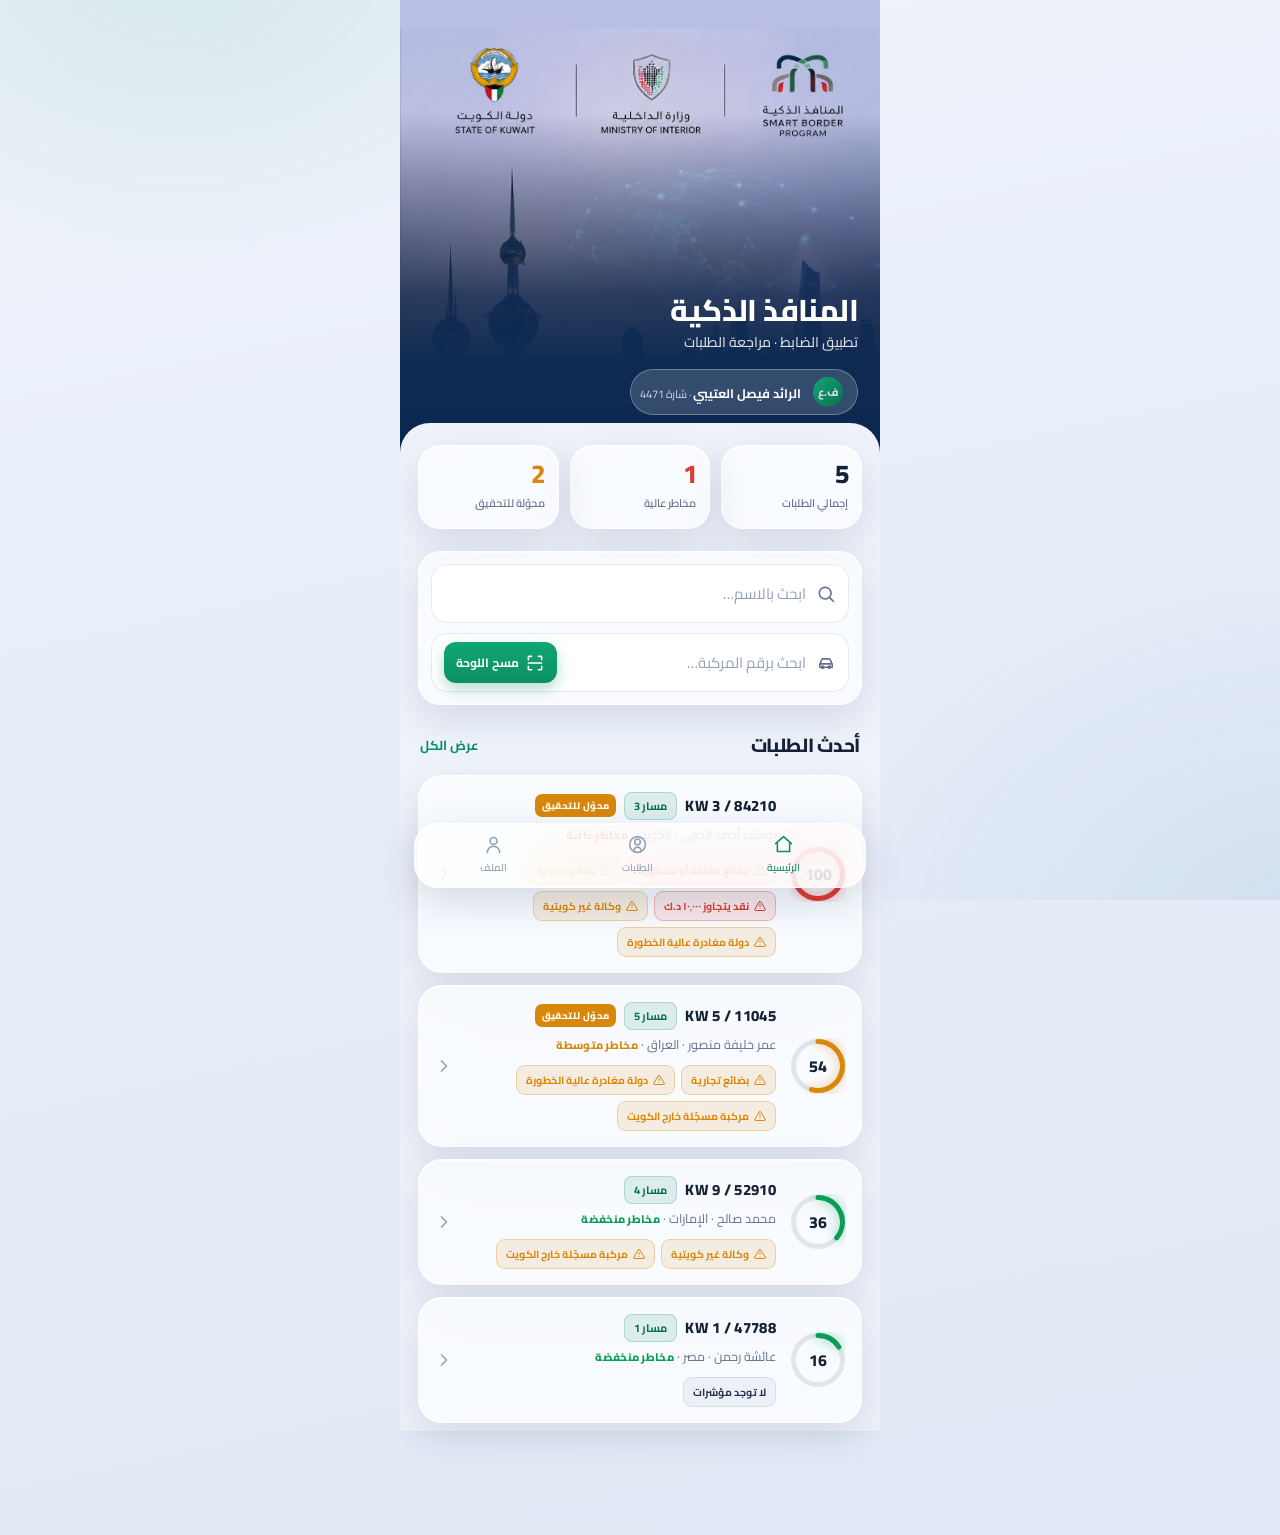
<file: officer/index.html>
<!DOCTYPE html>
<html lang="ar" dir="rtl">
<head>
  <meta charset="UTF-8" />
  <meta name="viewport" content="width=device-width, initial-scale=1.0, viewport-fit=cover" />
  <meta name="theme-color" content="#0a1024" />
  <title>المنافذ الذكية — تطبيق الضابط</title>
  <link rel="preconnect" href="https://fonts.googleapis.com" />
  <link rel="preconnect" href="https://fonts.gstatic.com" crossorigin />
  <link rel="stylesheet" href="https://fonts.googleapis.com/css2?family=Cairo:wght@400;600;700;800&display=swap" />
  <link rel="stylesheet" href="styles.css" />
</head>
<body>
  <div class="app" id="app">

    <!-- (no fake status bar — the app sits inside the device's real status bar) -->

    <!-- ============ HOME / DASHBOARD ============ -->
    <section class="screen is-active" id="screen-home">
      <div class="scroll home-scroll">

        <div class="home-hero">
          <div class="hero-photo">
            <img class="hero-img" src="../assets/welcome_bg.png" alt="دولة الكويت · وزارة الداخلية · المنافذ الذكية" />
            <span class="hero-fade"></span>
          </div>
          <div class="hero-content">
            <h2 class="hh-title">المنافذ الذكية</h2>
            <div class="hh-sub">تطبيق الضابط · مراجعة الطلبات</div>
            <div class="officer-chip">
              <span class="avatar">ف.ع</span>
              <div><b>الرائد فيصل العتيبي</b><span> · شارة 4471</span></div>
            </div>
          </div>
        </div>

        <div class="sheet">
          <!-- KPIs -->
          <div class="stats">
            <div class="stat glass"><div class="n" id="kpi-total">0</div><div class="l">إجمالي الطلبات</div></div>
            <div class="stat glass"><div class="n red" id="kpi-high">0</div><div class="l">مخاطر عالية</div></div>
            <div class="stat glass"><div class="n amber" id="kpi-inv">0</div><div class="l">محوّلة للتحقيق</div></div>
          </div>

          <!-- search -->
          <div class="search-block glass">
            <div class="search-row">
              <span class="search-ic"><svg viewBox="0 0 24 24" width="20" height="20" fill="none" stroke="currentColor" stroke-width="1.9" stroke-linecap="round" stroke-linejoin="round"><circle cx="11" cy="11" r="7"/><path d="M21 21l-4.3-4.3"/></svg></span>
              <input type="text" id="search-name" placeholder="ابحث بالاسم…" autocomplete="off" />
            </div>
            <div class="search-row">
              <span class="search-ic"><svg viewBox="0 0 24 24" width="20" height="20" fill="none" stroke="currentColor" stroke-width="1.9" stroke-linecap="round" stroke-linejoin="round"><path d="M5 13l1.6-4.6A2 2 0 0 1 8.5 7h7a2 2 0 0 1 1.9 1.4L19 13M4.5 13h15v4h-15z"/><circle cx="8" cy="17" r="1.3"/><circle cx="16" cy="17" r="1.3"/></svg></span>
              <input type="text" id="search-plate" placeholder="ابحث برقم المركبة…" autocomplete="off" />
              <button class="scan-btn" id="scan-plate" type="button" aria-label="مسح اللوحة">
                <svg viewBox="0 0 24 24" width="20" height="20" fill="none" stroke="currentColor" stroke-width="1.9" stroke-linecap="round" stroke-linejoin="round"><path d="M4 8V5a1 1 0 0 1 1-1h3M16 4h3a1 1 0 0 1 1 1v3M20 16v3a1 1 0 0 1-1 1h-3M8 20H5a1 1 0 0 1-1-1v-3"/><path d="M4 12h16"/></svg>
                <span>مسح اللوحة</span>
              </button>
            </div>
            <div class="scan-hintbar" id="scan-hint" hidden>📷 جارٍ محاكاة مسح لوحة المركبة…</div>
          </div>

          <div class="sec-h"><h3>أحدث الطلبات</h3><a data-tab="screen-applicants">عرض الكل</a></div>
          <div class="tasklist" id="home-list"></div>
        </div>
      </div>
    </section>

    <!-- ============ APPLICANTS (all people who applied) ============ -->
    <section class="screen" id="screen-applicants">
      <div class="scroll">
        <div class="page-h"><h1>الطلبات</h1><p>جميع الأشخاص الذين قدّموا التصريح</p></div>
        <div class="search-row glass solo-search">
          <span class="search-ic"><svg viewBox="0 0 24 24" width="20" height="20" fill="none" stroke="currentColor" stroke-width="1.9" stroke-linecap="round" stroke-linejoin="round"><circle cx="11" cy="11" r="7"/><path d="M21 21l-4.3-4.3"/></svg></span>
          <input type="text" id="search-all" placeholder="ابحث بالاسم أو رقم المركبة…" autocomplete="off" />
        </div>
        <div class="filters" id="app-filters">
          <button class="fchip is-active" data-filter="all">الكل</button>
          <button class="fchip" data-filter="High">مخاطر عالية</button>
          <button class="fchip" data-filter="Medium">متوسطة</button>
          <button class="fchip" data-filter="Low">منخفضة</button>
          <button class="fchip" data-filter="investigator">قيد التحقيق</button>
        </div>
        <div class="tasklist" id="applicant-list"></div>
      </div>
    </section>

    <!-- ============ APPLICANT DETAIL (rendered by JS) ============ -->
    <section class="screen" id="screen-detail">
      <div class="detail-bar">
        <button class="back-btn" data-tab="screen-applicants" aria-label="رجوع">
          <svg viewBox="0 0 24 24" width="22" height="22" fill="none" stroke="currentColor" stroke-width="2.2" stroke-linecap="round" stroke-linejoin="round"><path d="M9 6l6 6-6 6"/></svg>
        </button>
        <h2 id="detail-title">الطلب</h2>
      </div>
      <div class="scroll" id="detail-body" style="padding-top:14px;"></div>
    </section>

    <!-- ============ PROFILE ============ -->
    <section class="screen" id="screen-profile">
      <div class="scroll">
        <div class="page-h"><h1>الملف الشخصي</h1></div>
        <div class="profile-card glass">
          <span class="avatar">ف.ع</span>
          <h2>الرائد فيصل العتيبي</h2>
          <div class="role">ضابط مراقبة المنفذ · شارة 4471 · وردية أ</div>
          <div class="profile-stats">
            <div><div class="n" id="prof-cleared">0</div><div class="l">تمت المراجعة</div></div>
            <div><div class="n" id="prof-inv">0</div><div class="l">محوّل للتحقيق</div></div>
            <div><div class="n" id="prof-rej">0</div><div class="l">مرفوض</div></div>
          </div>
        </div>
        <div class="settings glass">
          <div class="set-row"><span class="sic"><svg viewBox="0 0 24 24" width="18" height="18" fill="none" stroke="#28354f" stroke-width="1.8" stroke-linecap="round" stroke-linejoin="round"><circle cx="12" cy="12" r="3"/><path d="M19 12a7 7 0 0 0-.1-1.3l2-1.5-2-3.4-2.3 1a7 7 0 0 0-2.3-1.3L13.6 2h-3.2l-.4 2.5A7 7 0 0 0 7.7 5.8l-2.3-1-2 3.4 2 1.5A7 7 0 0 0 5.3 12c0 .4 0 .9.1 1.3l-2 1.5 2 3.4 2.3-1a7 7 0 0 0 2.3 1.3l.4 2.5h3.2l.4-2.5a7 7 0 0 0 2.3-1.3l2.3 1 2-3.4-2-1.5c.1-.4.1-.9.1-1.3z"/></svg></span><span class="st">إعدادات المحقّق</span><svg class="chev" viewBox="0 0 24 24" width="18" height="18" fill="none" stroke="currentColor" stroke-width="2" stroke-linecap="round" stroke-linejoin="round"><path d="M9 6l6 6-6 6"/></svg></div>
          <div class="set-row"><span class="sic"><svg viewBox="0 0 24 24" width="18" height="18" fill="none" stroke="#28354f" stroke-width="1.8" stroke-linecap="round" stroke-linejoin="round"><path d="M12 3l8 4v5c0 5-3.5 7.5-8 9-4.5-1.5-8-4-8-9V7z"/></svg></span><span class="st">الصلاحيات والوصول</span><svg class="chev" viewBox="0 0 24 24" width="18" height="18" fill="none" stroke="currentColor" stroke-width="2" stroke-linecap="round" stroke-linejoin="round"><path d="M9 6l6 6-6 6"/></svg></div>
          <div class="set-row" id="reset-demo"><span class="sic"><svg viewBox="0 0 24 24" width="18" height="18" fill="none" stroke="#28354f" stroke-width="1.8" stroke-linecap="round" stroke-linejoin="round"><path d="M3 12a9 9 0 1 0 3-6.7L3 8M3 3v5h5"/></svg></span><span class="st">إعادة تعيين البيانات التجريبية</span><svg class="chev" viewBox="0 0 24 24" width="18" height="18" fill="none" stroke="currentColor" stroke-width="2" stroke-linecap="round" stroke-linejoin="round"><path d="M9 6l6 6-6 6"/></svg></div>
        </div>
      </div>
    </section>

    <!-- ============ TAB BAR ============ -->
    <nav class="tabbar" id="tabbar">
      <button class="tab is-active" data-tab="screen-home">
        <svg viewBox="0 0 24 24" fill="none" stroke="currentColor" stroke-width="1.8" stroke-linecap="round" stroke-linejoin="round"><path d="M3 11l9-8 9 8"/><path d="M5 10v10h14V10"/></svg>
        الرئيسية
      </button>
      <button class="tab" data-tab="screen-applicants">
        <svg viewBox="0 0 24 24" fill="none" stroke="currentColor" stroke-width="1.8" stroke-linecap="round" stroke-linejoin="round"><path d="M16 19a4 4 0 0 0-8 0"/><circle cx="12" cy="9" r="3.2"/><circle cx="12" cy="12" r="9"/></svg>
        الطلبات
      </button>
      <button class="tab" data-tab="screen-profile">
        <svg viewBox="0 0 24 24" fill="none" stroke="currentColor" stroke-width="1.8" stroke-linecap="round" stroke-linejoin="round"><circle cx="12" cy="8" r="4"/><path d="M5 21a7 7 0 0 1 14 0"/></svg>
        الملف
      </button>
    </nav>
  </div>

  <script src="app.js"></script>
</body>
</html>
</file>
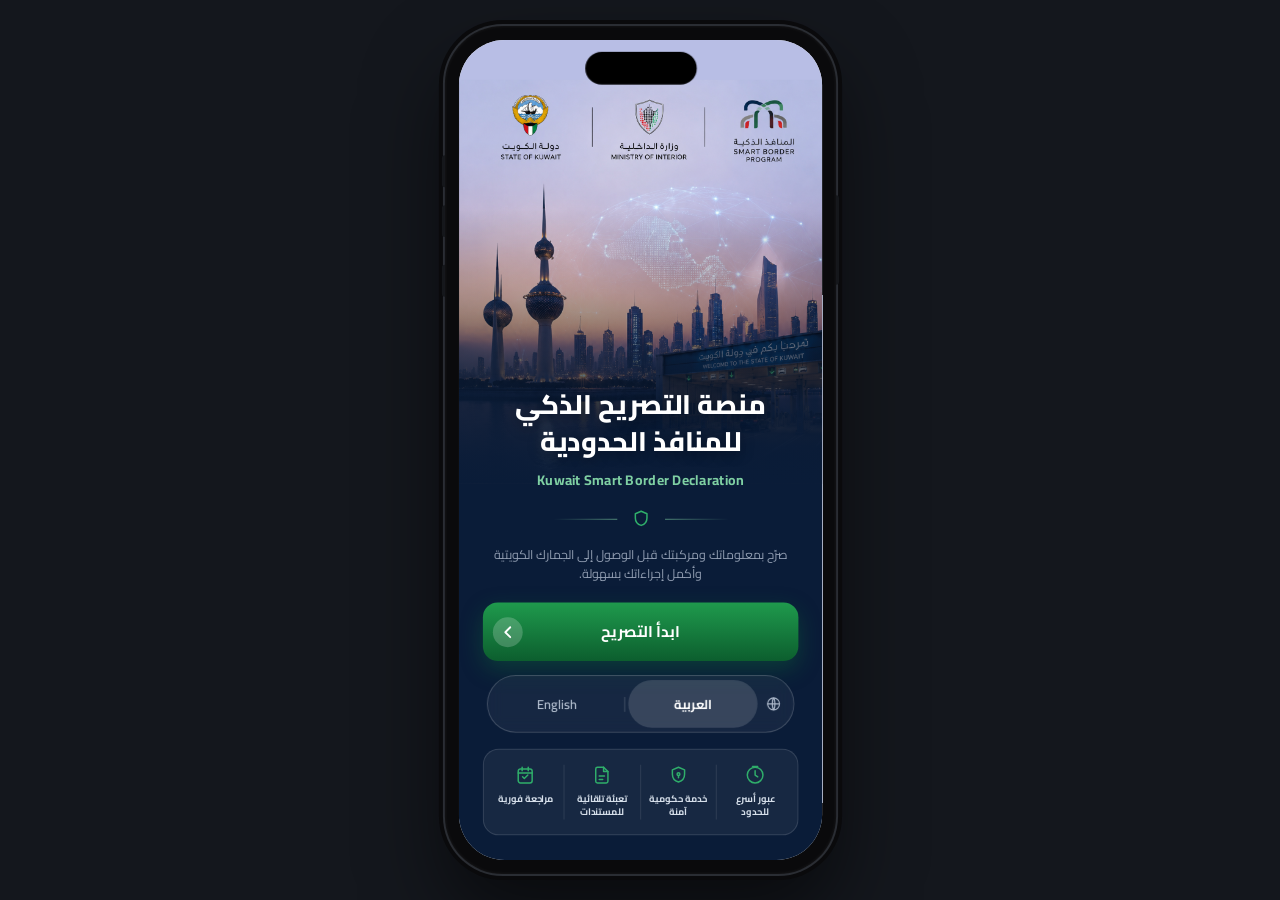
<file: device.html>
<!DOCTYPE html>
<html lang="en">
<head>
  <meta charset="UTF-8" />
  <meta name="viewport" content="width=device-width, initial-scale=1.0" />
  <title>Kuwait Smart Border Declaration</title>
  <style>
    :root { --bezel: #0a0a0c; }
    * { box-sizing: border-box; }
    html, body { margin: 0; height: 100%; }
    body {
      min-height: 100vh;
      background: #14171d;
      display: flex; align-items: center; justify-content: center;
      overflow: hidden;
    }

    /* wrapper gets scaled by JS so the phone always fits the viewport */
    .stage { transform-origin: center center; }

    /* ===== iPhone 17 frame ===== */
    .phone {
      position: relative;
      width: 393px;
      height: 852px;
      background: var(--bezel);
      border-radius: 58px;
      padding: 14px;
      box-shadow:
        0 0 0 2px #2a2d33,
        0 0 0 6px #0a0a0c,
        0 40px 80px rgba(0,0,0,.55),
        inset 0 0 4px rgba(255,255,255,.08);
    }
    .phone__screen {
      position: relative;
      width: 100%; height: 100%;
      border-radius: 46px;
      overflow: hidden;
      background: #000;
    }
    .phone__screen iframe {
      width: 100%; height: 100%; border: 0; display: block;
      background: #eef1f5;
    }
    .phone__island {
      position: absolute; top: 12px; left: 50%; transform: translateX(-50%);
      width: 112px; height: 33px; background: #000; border-radius: 20px; z-index: 10;
      pointer-events: none;
    }
    .phone::before {
      content: ""; position: absolute; left: -3px; top: 130px; width: 3px; height: 32px;
      border-radius: 3px 0 0 3px; background: #15171b;
      box-shadow: 0 50px 0 #15171b, 0 110px 0 #15171b;
    }
    .phone__power { position: absolute; right: -3px; top: 170px; width: 3px; height: 90px; background: #15171b; border-radius: 0 3px 3px 0; }
  </style>
</head>
<body>
  <div class="stage" id="stage">
    <div class="phone">
      <span class="phone__power"></span>
      <div class="phone__screen">
        <div class="phone__island"></div>
        <iframe src="index.html" title="App preview"></iframe>
      </div>
    </div>
  </div>

  <script>
    var stage = document.getElementById('stage');
    function fit() {
      // phone outer box is ~393x852; leave a little breathing room
      var scale = Math.min(
        (window.innerWidth  - 40) / 405,
        (window.innerHeight - 40) / 864,
        1
      );
      stage.style.transform = 'scale(' + scale + ')';
    }
    window.addEventListener('resize', fit);
    fit();
  </script>
</body>
</html>
</file>
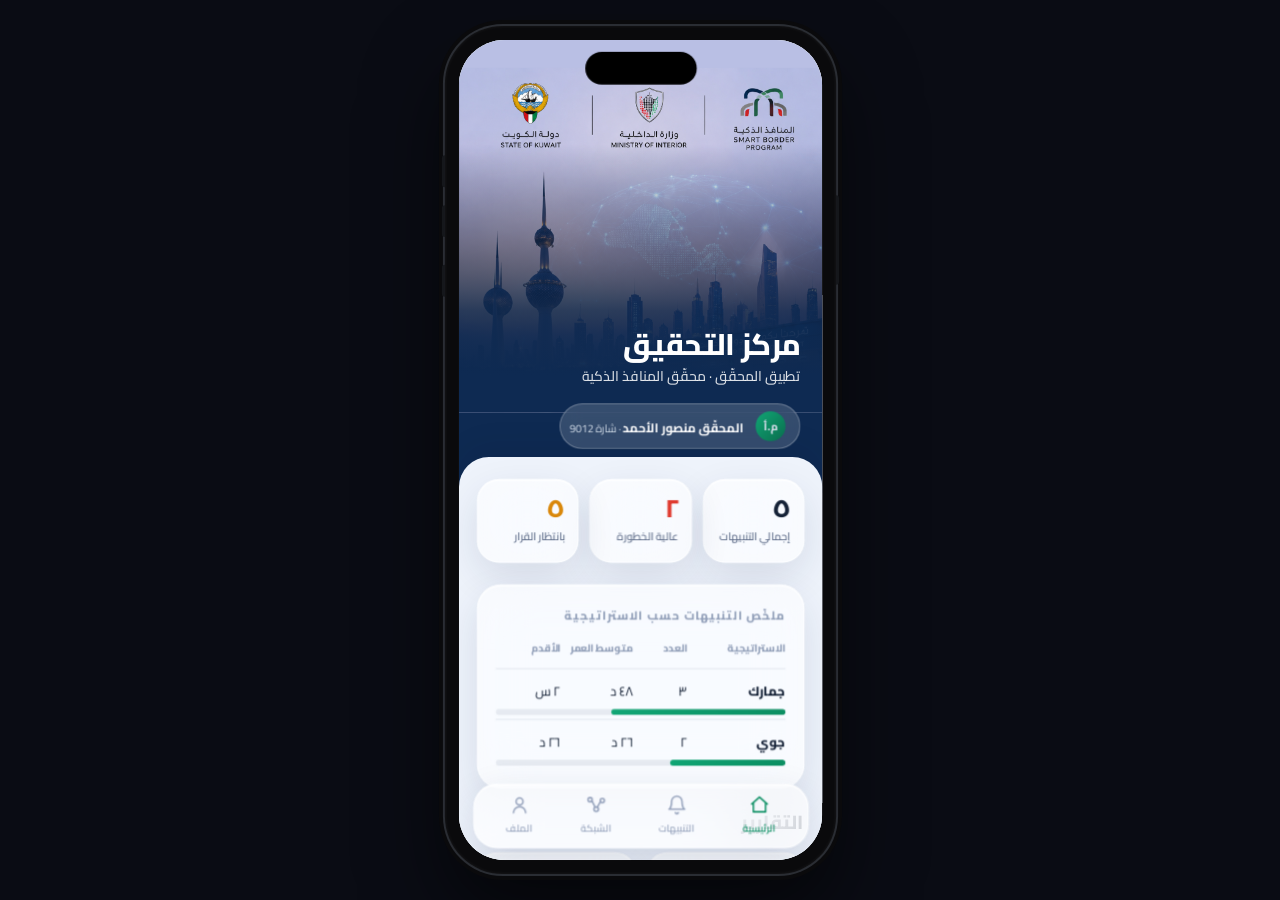
<file: investigator/device.html>
<!DOCTYPE html>
<html lang="ar" dir="rtl">
<head>
  <meta charset="UTF-8" />
  <meta name="viewport" content="width=device-width, initial-scale=1.0" />
  <title>المنافذ الذكية — المحقّق</title>
  <style>
    :root { --bezel: #0a0a0c; }
    * { box-sizing: border-box; }
    html, body { margin: 0; height: 100%; }
    body {
      min-height: 100vh;
      background: #0a0c14;
      display: flex; align-items: center; justify-content: center;
      overflow: hidden;
    }
    .stage { transform-origin: center center; }
    .phone {
      position: relative;
      width: 393px;
      height: 852px;
      background: var(--bezel);
      border-radius: 58px;
      padding: 14px;
      box-shadow:
        0 0 0 2px #2a2d33,
        0 0 0 6px #0a0a0c,
        0 40px 80px rgba(0,0,0,.55),
        inset 0 0 4px rgba(255,255,255,.08);
    }
    .phone__screen {
      position: relative;
      width: 100%; height: 100%;
      border-radius: 46px;
      overflow: hidden;
      background: #000;
    }
    .phone__screen iframe {
      width: 100%; height: 100%; border: 0; display: block;
      background: #eef3fb;
    }
    .phone__island {
      position: absolute; top: 12px; left: 50%; transform: translateX(-50%);
      width: 112px; height: 33px; background: #000; border-radius: 20px; z-index: 10;
      pointer-events: none;
    }
    .phone::before {
      content: ""; position: absolute; left: -3px; top: 130px; width: 3px; height: 32px;
      border-radius: 3px 0 0 3px; background: #15171b;
      box-shadow: 0 50px 0 #15171b, 0 110px 0 #15171b;
    }
    .phone__power { position: absolute; right: -3px; top: 170px; width: 3px; height: 90px; background: #15171b; border-radius: 0 3px 3px 0; }
  </style>
</head>
<body>
  <div class="stage" id="stage">
    <div class="phone">
      <span class="phone__power"></span>
      <div class="phone__screen">
        <div class="phone__island"></div>
        <iframe src="index.html" title="Investigator app preview"></iframe>
      </div>
    </div>
  </div>
  <script>
    var stage = document.getElementById('stage');
    function fit() {
      var scale = Math.min(
        (window.innerWidth  - 40) / 405,
        (window.innerHeight - 40) / 864,
        1
      );
      stage.style.transform = 'scale(' + scale + ')';
    }
    window.addEventListener('resize', fit);
    fit();
  </script>
</body>
</html>
</file>
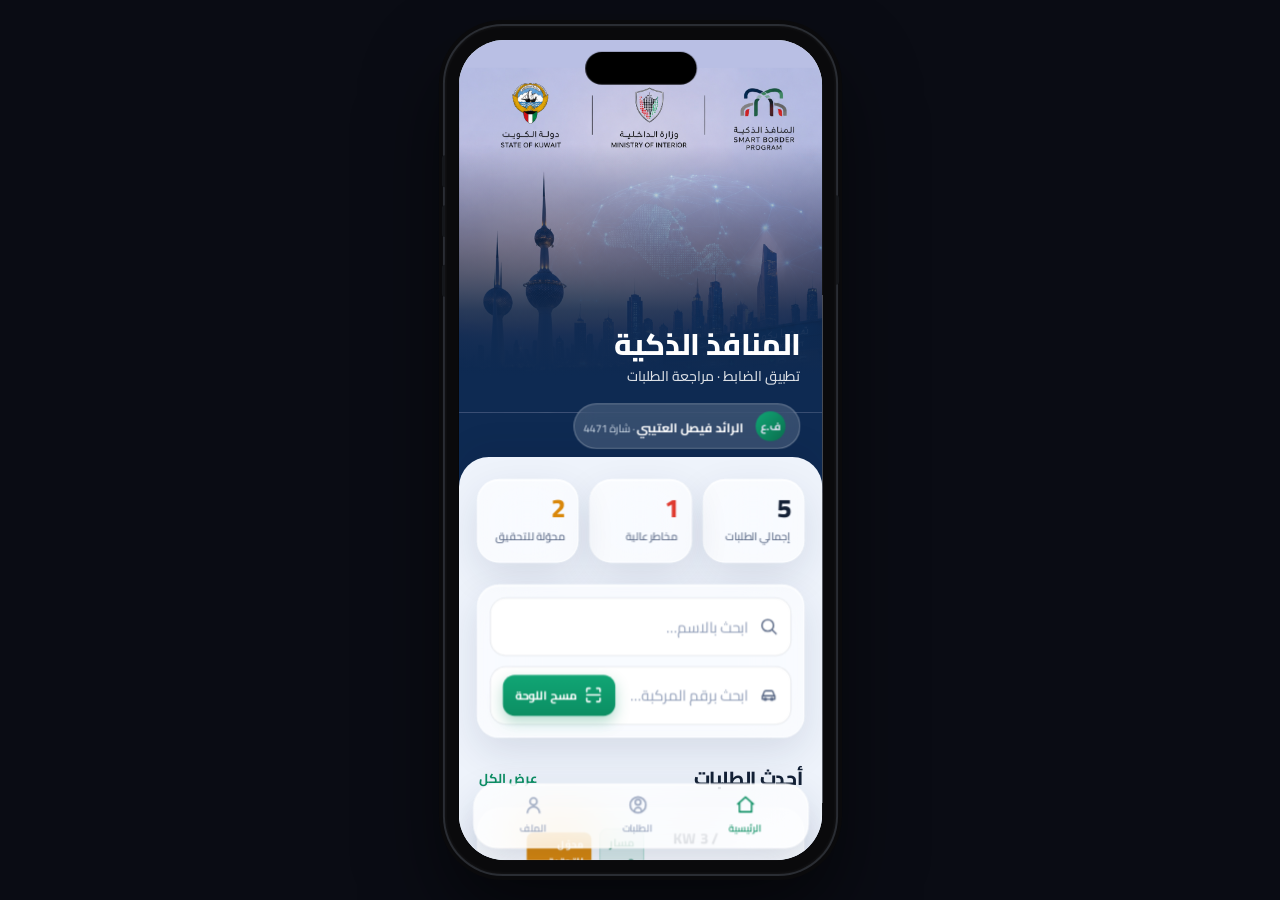
<file: officer/device.html>
<!DOCTYPE html>
<html lang="en">
<head>
  <meta charset="UTF-8" />
  <meta name="viewport" content="width=device-width, initial-scale=1.0" />
  <title>Kuwait Smart Border — Officer</title>
  <style>
    :root { --bezel: #0a0a0c; }
    * { box-sizing: border-box; }
    html, body { margin: 0; height: 100%; }
    body {
      min-height: 100vh;
      background: #0a0c14;
      display: flex; align-items: center; justify-content: center;
      overflow: hidden;
    }
    .stage { transform-origin: center center; }
    .phone {
      position: relative;
      width: 393px;
      height: 852px;
      background: var(--bezel);
      border-radius: 58px;
      padding: 14px;
      box-shadow:
        0 0 0 2px #2a2d33,
        0 0 0 6px #0a0a0c,
        0 40px 80px rgba(0,0,0,.55),
        inset 0 0 4px rgba(255,255,255,.08);
    }
    .phone__screen {
      position: relative;
      width: 100%; height: 100%;
      border-radius: 46px;
      overflow: hidden;
      background: #000;
    }
    .phone__screen iframe {
      width: 100%; height: 100%; border: 0; display: block;
      background: #0a1024;
    }
    .phone__island {
      position: absolute; top: 12px; left: 50%; transform: translateX(-50%);
      width: 112px; height: 33px; background: #000; border-radius: 20px; z-index: 10;
      pointer-events: none;
    }
    .phone::before {
      content: ""; position: absolute; left: -3px; top: 130px; width: 3px; height: 32px;
      border-radius: 3px 0 0 3px; background: #15171b;
      box-shadow: 0 50px 0 #15171b, 0 110px 0 #15171b;
    }
    .phone__power { position: absolute; right: -3px; top: 170px; width: 3px; height: 90px; background: #15171b; border-radius: 0 3px 3px 0; }
  </style>
</head>
<body>
  <div class="stage" id="stage">
    <div class="phone">
      <span class="phone__power"></span>
      <div class="phone__screen">
        <div class="phone__island"></div>
        <iframe src="index.html" title="Officer app preview"></iframe>
      </div>
    </div>
  </div>
  <script>
    var stage = document.getElementById('stage');
    function fit() {
      var scale = Math.min(
        (window.innerWidth  - 40) / 405,
        (window.innerHeight - 40) / 864,
        1
      );
      stage.style.transform = 'scale(' + scale + ')';
    }
    window.addEventListener('resize', fit);
    fit();
  </script>
</body>
</html>
</file>
<file: styles.css>
/* ===== Kuwait Smart Border Declaration — styles ===== */
:root {
  --green: #1f9a4d;
  --green-dark: #0f7a3a;
  --green-deep: #0c5e2e;
  --navy: #0f2444;
  --navy-2: #16335c;
  --amber: #d98a1f;
  --amber-2: #b46f12;
  --ink: #142033;
  --muted: #6b7787;
  --line: #e6e9ee;
  --bg: #eef1f5;
  --card: #ffffff;
  --green-tint: #e9f6ee;
  --radius: 16px;
  --shadow: 0 10px 30px rgba(20, 40, 70, .08);
  --font: "Cairo", "Inter", "Segoe UI", system-ui, -apple-system, "Helvetica Neue", Arial, sans-serif;
}

* { box-sizing: border-box; }
html, body { margin: 0; padding: 0; }

/* hide scrollbars everywhere but keep scrolling */
* { scrollbar-width: none; -ms-overflow-style: none; }
*::-webkit-scrollbar { width: 0; height: 0; display: none; }
body {
  font-family: var(--font);
  color: var(--ink);
  background: #dfe4ea radial-gradient(1200px 600px at 50% -10%, #eef2f7, #d7dde6);
  min-height: 100vh;
  display: flex;
  justify-content: center;
  -webkit-font-smoothing: antialiased;
}

/* phone-style shell, scales up nicely on desktop */
.app {
  width: 100%;
  max-width: 480px;
  min-height: 100vh;
  background: var(--bg);
  position: relative;
  box-shadow: 0 0 60px rgba(0,0,0,.12);
  overflow: hidden;
  padding-bottom: 76px;
}
.app.no-nav { padding-bottom: 0; }
@media (min-width: 900px) {
  body { padding: 28px 0; align-items: flex-start; }
  .app { min-height: calc(100vh - 56px); border-radius: 28px; max-width: 460px; }
}

/* ===== screens ===== */
.screen { display: none; min-height: 100vh; flex-direction: column; }
.screen.is-active { display: flex; }
.screen-scroll { padding: 18px 18px 24px; overflow-y: auto; }

/* ===== top bar ===== */
.topbar {
  display: flex; align-items: center; gap: 10px;
  padding: 12px 16px; padding-top: max(48px, calc(14px + env(safe-area-inset-top, 0px)));
  background: #fff;
  position: sticky; top: 0; z-index: 5;
}
.topbar--ghost { background: transparent; position: relative; }
.iconbtn {
  border: none; background: transparent; font-size: 26px; line-height: 1;
  color: inherit; cursor: pointer; padding: 0 4px; width: 30px;
}
.topbar-brand { flex: 1; display: flex; align-items: center; gap: 8px; }
.brand-mark { font-size: 20px; }
.brand-text { display: flex; flex-direction: column; line-height: 1.15; }
.brand-text--center { align-items: center; text-align: center; }
.brand-ar { font-size: 12px; font-weight: 700; }
.brand-en { font-size: 9px; letter-spacing: .3px; color: var(--muted); font-weight: 700; }
.brand-emblem { font-size: 22px; }

/* ===== WELCOME (full image + invisible hotspots) ===== */
.screen-welcome { background: #0c1c36; }
.welcome-full { position: relative; width: 100%; height: 100vh; background: #0c1c36; overflow: hidden; }
.welcome-img { display: block; width: 100%; height: 100%; object-fit: cover; object-position: center top; }

/* transparent, percentage-positioned click-zones that scale with the image */
.hot {
  position: absolute; background: transparent; border: none; padding: 0;
  cursor: pointer; border-radius: 14px; -webkit-tap-highlight-color: transparent;
}
.hot:active { background: rgba(255,255,255,.14); }
/* coordinates measured against welcome_full.jpeg (740 x 1600) */
.hot-continue { left: 10%; width: 80%; top: 71.5%; height: 5.6%; }

/* invisible click-zones laid over the language pill painted into the image */
.welcome-lang {
  position: absolute; left: 50%; top: 82.2%; transform: translate(-50%, -50%);
  display: inline-flex; align-items: center; gap: 0;
  background: transparent; border: none; padding: 0;
}
.wlang {
  background: transparent; border: none; cursor: pointer; padding: 0;
  width: 130px; height: 48px; border-radius: 999px;
  -webkit-tap-highlight-color: transparent;
}
.wlang:active { background: rgba(255, 255, 255, .12); }

/* ===== headings / progress ===== */
.page-head { display: flex; align-items: flex-start; justify-content: space-between; gap: 12px; margin-bottom: 14px; }
.page-title { font-size: 28px; font-weight: 800; color: var(--navy); margin: 0 0 4px; letter-spacing: -.5px; }
.page-sub { color: var(--muted); font-size: 14px; margin: 0; }
.step-badge { display: flex; align-items: center; gap: 6px; font-weight: 700; color: var(--ink); white-space: nowrap; padding-top: 6px; }
.step-num { display: grid; place-items: center; width: 28px; height: 28px; border-radius: 50%; background: var(--green); color: #fff; font-size: 14px; }
.progress { height: 6px; border-radius: 999px; background: #d7dde6; overflow: hidden; margin-bottom: 18px; }
.progress-fill { height: 100%; background: var(--green); border-radius: 999px; transition: width .3s; }

/* ===== scan card ===== */
.scan-card { background: var(--card); border-radius: var(--radius); box-shadow: var(--shadow); padding: 6px; margin-bottom: 20px; }
.scan-card { display: grid; grid-template-columns: 1fr 1px 1fr; align-items: stretch; }
.scan-opt { display: flex; align-items: center; gap: 10px; background: none; border: none; padding: 16px 14px; cursor: pointer; font-family: inherit; text-align: start; }
.scan-ic { font-size: 22px; }
.scan-txt { display: flex; flex-direction: column; line-height: 1.25; }
.scan-txt strong { font-size: 14px; color: var(--navy); }
.scan-txt small { font-size: 11px; color: var(--muted); }
.scan-divider { width: 1px; background: var(--line); margin: 12px 0; }
.scan-hint { grid-column: 1 / -1; border-top: 1px solid var(--line); text-align: center; padding: 12px; color: var(--green-dark); font-size: 13px; font-weight: 600; }

/* ===== forms ===== */
.form { display: flex; flex-direction: column; gap: 16px; }
.field { display: flex; flex-direction: column; gap: 8px; }
.field-label { font-size: 15px; font-weight: 700; color: var(--ink); }
.field-label i { color: #e03333; font-style: normal; }
.input-wrap {
  display: flex; align-items: center; gap: 8px;
  background: var(--card); border: 1px solid var(--line); border-radius: 12px;
  padding: 0 12px; min-height: 52px; transition: border-color .15s, box-shadow .15s;
}
.input-wrap:focus-within { border-color: var(--green); box-shadow: 0 0 0 3px rgba(31,154,77,.12); }
.input-ic { font-size: 17px; color: var(--muted); flex: none; }
.input-ic--end { margin-inline-start: auto; }
.input-suffix { font-size: 13px; font-weight: 700; color: var(--muted); }
.input-wrap input, .input-wrap select { flex: 1; border: none; outline: none; background: none; font: inherit; font-size: 15px; color: var(--ink); min-width: 0; padding: 14px 0; }
.input-wrap select { appearance: none; cursor: pointer; }
.dialcode { flex: none !important; width: auto !important; font-weight: 600; }
.input-wrap input::placeholder { color: #9aa5b3; }

.notice {
  display: flex; align-items: center; gap: 10px;
  background: var(--green-tint); border: 1px solid #cdead6; border-radius: 12px;
  padding: 14px; font-size: 13px; color: #2f5d40; line-height: 1.4;
}
.notice-ic { font-size: 18px; flex: none; }
.notice-lock { margin-inline-start: auto; }

/* ===== buttons ===== */
.btn {
  display: inline-flex; align-items: center; justify-content: center; gap: 8px;
  border: none; border-radius: 14px; padding: 17px 22px; cursor: pointer;
  font-family: inherit; font-size: 17px; font-weight: 700; color: #fff; transition: filter .15s, transform .05s;
}
.btn:active { transform: translateY(1px); }
.btn:hover { filter: brightness(1.05); }
.btn-block { width: 100%; }
.btn-green { background: linear-gradient(180deg, var(--green) 0%, var(--green-deep) 100%); box-shadow: 0 10px 22px rgba(15,122,58,.3); }
.btn-navy { background: linear-gradient(180deg, var(--navy-2) 0%, var(--navy) 100%); box-shadow: 0 10px 22px rgba(15,36,68,.3); }
.btn-amber { background: linear-gradient(180deg, #e89a2a 0%, var(--amber-2) 100%); box-shadow: 0 10px 22px rgba(180,111,18,.3); }
.btn-ghost { background: transparent; color: var(--green-dark); border: 1px solid #cdead6; box-shadow: none; }
.btn-arrow { font-size: 20px; line-height: 1; }
.trust { text-align: center; color: var(--muted); font-size: 13px; font-weight: 600; margin: 4px 0 0; }

/* ===== cards (step 2) ===== */
.card { background: var(--card); border-radius: var(--radius); box-shadow: var(--shadow); padding: 18px; margin-bottom: 16px; }
.card-head { display: flex; align-items: center; gap: 10px; margin-bottom: 14px; }
.card-ic { display: grid; place-items: center; width: 38px; height: 38px; border-radius: 12px; background: var(--green-tint); font-size: 18px; flex: none; }
.card-head h3 { font-size: 16px; font-weight: 800; color: var(--navy); margin: 0; flex: 1; }
.card-head h3 i { color: #e03333; font-style: normal; }
.info { color: var(--muted); font-size: 14px; }
.card-note { color: var(--muted); font-size: 13px; margin: -6px 0 10px; }

/* chips */
.chip-grid { display: grid; grid-template-columns: repeat(5, 1fr); gap: 8px; }
.chip-grid--3 { grid-template-columns: repeat(3, 1fr); }
.chip {
  display: flex; flex-direction: column; align-items: center; gap: 6px;
  background: var(--card); border: 1.5px solid var(--line); border-radius: 12px;
  padding: 12px 4px; cursor: pointer; font-family: inherit; font-size: 11px; font-weight: 600; color: var(--ink);
  transition: border-color .15s, background .15s;
}
.chip-ic { font-size: 19px; }
.chip.is-active { border-color: var(--green); background: var(--green-tint); color: var(--green-deep); }

/* tags (multi-select) */
.tags { display: flex; flex-wrap: wrap; gap: 8px; margin-bottom: 10px; }
.tags:empty { display: none; }
.tag { display: inline-flex; align-items: center; gap: 6px; background: #f1f3f6; border: 1px solid var(--line); border-radius: 10px; padding: 8px 10px; font-size: 13px; font-weight: 600; }
.tag button { border: none; background: none; cursor: pointer; font-size: 14px; color: var(--muted); padding: 0; line-height: 1; }

/* checkboxes */
.check-row { display: flex; flex-wrap: wrap; gap: 10px 16px; }
.check { display: inline-flex; align-items: center; gap: 8px; font-size: 13px; font-weight: 600; cursor: pointer; }
.check input { width: 18px; height: 18px; accent-color: var(--green); cursor: pointer; }

/* yes / no */
.yesno-row { display: flex; align-items: center; gap: 12px; padding: 12px 0; border-top: 1px solid var(--line); font-size: 13.5px; }
.yesno-row:first-of-type { border-top: none; }
.yesno-row > span { flex: 1; line-height: 1.35; }
.yesno { display: inline-flex; border-radius: 10px; overflow: hidden; border: 1px solid var(--line); flex: none; }
.yn { border: none; background: #fff; padding: 9px 18px; cursor: pointer; font-family: inherit; font-size: 14px; font-weight: 700; color: var(--muted); }
.yn.is-active { background: var(--green); color: #fff; }
.yesno[data-warn] .yn.is-active { background: var(--amber); }

/* ===== RESULT ===== */
.screen-result { background: var(--bg); }
.result-hero { color: #fff; padding: 0 20px 30px; text-align: center; }
.result-hero.is-approved { background: radial-gradient(120% 80% at 50% -10%, #1f9a4d 0%, #0e6b35 55%, #0a5a2c 100%); }
.result-hero.is-inspection { background: radial-gradient(120% 80% at 50% -10%, #d99a2a 0%, #a4690f 55%, #8a560b 100%); }
.result-hero.is-submitted { background: radial-gradient(120% 80% at 50% -10%, #1b4a86 0%, #143a6b 50%, #0f2444 100%); }

/* ===== Coded form pages (Declaration + Vehicle) — match the image pages ===== */
.screen-form { background: #fbfcfe; }
.screen-form .topbar { background: #fff; border-bottom: 1px solid #eef1f5; }
.brand-logo { height: 38px; width: auto; flex: none; }
.brand-emblem-img { height: 46px; width: auto; margin-inline-start: auto; flex: none; }
.input-ic { display: inline-flex; align-items: center; justify-content: center; }
.input-ic svg, .card-ic svg, .chip-ic svg, .notice-ic svg, .notice-lock svg, .btn-arrow svg { display: block; }
/* line-icon colours inside the declaration cards */
.card-ic { color: var(--green-dark); }
.chip-ic { display: grid; place-items: center; color: var(--navy); }
.chip.is-active .chip-ic { color: var(--green-dark); }
.notice-ic { color: var(--green-dark); display: grid; place-items: center; }
.btn-arrow { display: grid; place-items: center; }

/* neutral lane card */
.lane-card { text-align: center; padding: 22px 18px; }
.lane-label { font-size: 12px; font-weight: 800; letter-spacing: 2px; color: var(--muted); }
.lane-number { font-size: 76px; font-weight: 800; line-height: 1; color: var(--navy); margin: 6px 0 6px; letter-spacing: -2px; }
.lane-sub { font-size: 13px; color: var(--muted); font-weight: 600; }
.result-emblem {
  width: 96px; height: 96px; margin: 10px auto 16px; border-radius: 50%;
  display: grid; place-items: center; font-size: 44px;
  background: rgba(255,255,255,.12); box-shadow: 0 0 0 10px rgba(255,255,255,.06), 0 12px 40px rgba(0,0,0,.25);
}
.result-title { font-size: 28px; font-weight: 800; margin: 0 0 8px; line-height: 1.1; }
.result-sub { font-size: 14px; opacity: .92; margin: 0 0 16px; }
.risk-pill { display: inline-flex; align-items: center; gap: 8px; background: rgba(0,0,0,.18); border: 1px solid rgba(255,255,255,.25); border-radius: 999px; padding: 8px 16px; font-size: 13px; font-weight: 600; }
.risk-dot { width: 9px; height: 9px; border-radius: 50%; background: #67e08c; }
.is-inspection .risk-dot { background: #ffcf6b; }
.result-body { margin-top: -14px; background: var(--bg); border-radius: 22px 22px 0 0; padding-top: 22px; }

.summary { list-style: none; margin: 0; padding: 0; }
.summary li { display: flex; align-items: center; gap: 10px; padding: 11px 0; border-top: 1px solid var(--line); font-size: 14px; }
.summary li:first-child { border-top: none; }
.summary .s-ic { color: var(--green); font-size: 16px; }
.summary .s-name { flex: 1; font-weight: 600; }
.summary .s-val { font-weight: 800; font-size: 12.5px; letter-spacing: .4px; color: var(--green-dark); }
.summary .s-val--warn { color: var(--amber-2); }

.qr-card { text-align: center; background: var(--green-tint); }
.is-inspection-card { background: #fdf3e2 !important; }
.qr-label { font-weight: 700; color: var(--green-deep); margin: 0 0 14px; font-size: 14px; }
.is-inspection-card .qr-label { color: var(--amber-2); }
.qr { width: 200px; height: 200px; background: #fff; border-radius: 10px; padding: 8px; }
.qr-foot { color: var(--muted); font-size: 13px; margin: 12px 0 0; font-weight: 600; }

.detail-grid { display: flex; flex-direction: column; gap: 12px; }
.detail-lane { text-align: center; font-size: 20px; font-weight: 800; color: var(--green-dark); padding: 6px 0 14px; border-bottom: 1px solid var(--line); margin-bottom: 4px; }
.is-inspection .detail-lane, .detail-lane--warn { color: var(--amber-2); }
.detail-row { display: flex; align-items: flex-start; gap: 10px; font-size: 14px; }
.detail-row .d-ic { font-size: 16px; }
.detail-row .d-k { color: var(--muted); font-size: 12px; }
.detail-row .d-v { font-weight: 700; }
.counter-big { font-size: 30px; font-weight: 800; color: var(--amber-2); }
.expect-title { font-weight: 800; margin: 6px 0 8px; font-size: 14px; }
.expect-list { list-style: none; margin: 0; padding: 0; display: flex; flex-direction: column; gap: 8px; font-size: 13.5px; color: var(--ink); }
.expect-list li { display: flex; gap: 8px; }

/* ===== bottom nav ===== */
.bottomnav {
  position: fixed; bottom: 0; left: 50%; transform: translateX(-50%);
  width: 100%; max-width: 480px; background: #fff;
  display: flex; align-items: flex-end; justify-content: space-around;
  padding: 10px 6px 14px; border-top: 1px solid var(--line); z-index: 20;
  box-shadow: 0 -6px 20px rgba(0,0,0,.05);
}
@media (min-width: 900px) { .bottomnav { border-radius: 0 0 28px 28px; } }
.nav-item { background: none; border: none; cursor: pointer; font-family: inherit; display: flex; flex-direction: column; align-items: center; gap: 3px; color: var(--muted); font-size: 0; }
.nav-item span { font-size: 20px; }
.nav-item small { font-size: 10px; font-weight: 600; }
.nav-item.is-active { color: var(--green-dark); }
.nav-scan { background: var(--green); color: #fff; width: 56px; height: 56px; border-radius: 50%; justify-content: center; margin-top: -22px; box-shadow: 0 8px 18px rgba(31,154,77,.4); }
.nav-scan span { font-size: 24px; }
.nav-bell { position: relative; }
.nav-bell::after { content: ""; position: absolute; top: -1px; right: -2px; width: 7px; height: 7px; background: #e03333; border-radius: 50%; }

/* ===== RTL ===== */
[dir="rtl"] body { direction: rtl; }
[dir="rtl"] .btn-arrow { transform: scaleX(-1); }
[dir="rtl"] .iconbtn { transform: scaleX(-1); }
[dir="rtl"] .welcome-title, [dir="rtl"] .page-title { letter-spacing: 0; }

/* ===== full-image design pages (Step 1 & Step 2) — isolated, do not affect other screens ===== */
.screen-img { background: #fdfdfd; min-height: 100vh; }
.imgwrap { position: relative; width: 100%; height: 100vh; container-type: inline-size; overflow: hidden; }
.designimg { display: block; width: 100%; height: 100%; object-fit: cover; object-position: center top; }
.imgform { position: absolute; inset: 0; margin: 0; }
.ovl { position: absolute; box-sizing: border-box; }
.ovl-input {
  border: none; outline: none; background: transparent;
  font-family: inherit; font-size: 3.7cqw; color: var(--ink);
  padding: 0 2px; border-radius: 7px; line-height: 1.1;
}
.ovl-input::placeholder { color: transparent; }
/* hide the drawn placeholder cleanly the moment the field has focus or text */
.ovl-input:focus, .ovl-input:not(:placeholder-shown) { background: #fff; }
.ovl-select { appearance: none; -webkit-appearance: none; background: #fff; cursor: pointer; }
.ovl-select:required:invalid { color: #9aa5b3; }
/* date field: white fill, drawn calendar icons stay (native indicator hidden), whole field opens the picker */
.ovl-date { background: #fff; color: var(--ink); cursor: pointer; }
.ovl-date::-webkit-calendar-picker-indicator { opacity: 0; cursor: pointer; }
.ovl-date:invalid { color: #9aa5b3; }
/* make sure hidden helper controls never render over the design image */
.screen-img [hidden] { display: none !important; }
.ovl-hot {
  background: transparent; border: none; cursor: pointer; padding: 0;
  border-radius: 14px; -webkit-tap-highlight-color: transparent;
}
.ovl-hot:active { background: rgba(0,0,0,.06); }

/* =====================================================================
   NEW COMPONENTS — coded Arabic welcome, document uploader, wakala
   ===================================================================== */

/* ----- coded welcome screen (full-bleed dusk photo + Arabic content) ----- */
.screen-welcome { background: #0a1c38; }
.welcome-coded {
  position: relative; width: 100%; min-height: 100vh;
  color: #fff; overflow: hidden;
  background: #0a1c38;
}
/* vibrant official skyline + emblems as a real image, full-bleed across the top.
   the sky strip above the emblems clears the dynamic island. */
.wc-photo {
  position: relative; font-size: 0;
  background: #b8bee5;
  padding-top: calc(40px + env(safe-area-inset-top, 0px));
}
.wc-img { display: block; width: 100%; height: auto; }
/* fade the LOWER part of the photo into the exact navy of the body — no seam */
.wc-fade {
  position: absolute; left: 0; right: 0; bottom: 0; height: 62%;
  background: linear-gradient(180deg,
    rgba(10,28,56,0) 0%, rgba(10,28,56,.45) 46%,
    rgba(10,28,56,.86) 74%, #0a1c38 100%);
}

.wc-body {
  position: relative; z-index: 2; margin-top: -27%;
  padding: 0 24px calc(26px + env(safe-area-inset-bottom, 0px));
  text-align: center;
}
.wc-title { font-size: 27px; font-weight: 800; line-height: 1.4; margin: 0 0 6px; text-shadow: 0 2px 14px rgba(0,0,0,.4); }
.wc-title-en { font-size: 14px; letter-spacing: .3px; color: #7fd0a3; font-weight: 700; margin: 0; }

.wc-divider { display: flex; align-items: center; justify-content: center; gap: 14px; margin: 16px 0; }
.wc-divider::before, .wc-divider::after { content: ""; height: 1px; width: 64px; background: linear-gradient(90deg, transparent, rgba(127,208,163,.6)); }
.wc-divider::before { background: linear-gradient(90deg, rgba(127,208,163,.6), transparent); }
.wc-shield { color: #2fae6a; display: grid; place-items: center; }

.wc-sub { font-size: 12.5px; line-height: 1.6; color: #aebaccd1; margin: 0 auto 18px; max-width: 300px; }

/* slim, elegant CTA with a circular arrow badge */
.wc-cta {
  position: relative; justify-content: center; font-size: 15.5px; font-weight: 700;
  padding: 15px 22px; border-radius: 15px;
  box-shadow: 0 8px 22px rgba(15,122,58,.34);
}
.wc-cta .btn-arrow {
  position: absolute; inset-inline-end: 10px; top: 50%; transform: translateY(-50%);
  width: 30px; height: 30px; border-radius: 50%; background: rgba(255,255,255,.2);
}
[dir="rtl"] .wc-cta .btn-arrow { transform: translateY(-50%) scaleX(-1); }

/* thin outlined language pill */
.wc-langs {
  display: inline-flex; align-items: center; gap: 2px; margin: 14px auto 16px;
  background: rgba(255,255,255,.05); border: 1px solid rgba(255,255,255,.18);
  border-radius: 999px; padding: 4px; backdrop-filter: blur(8px);
}
.wc-globe { display: grid; place-items: center; color: #aebacc; padding: 0 8px 0 6px; }
.wc-langs .wlang {
  background: transparent; border: none; cursor: pointer; font-family: inherit;
  color: #b8c4d4; font-size: 13px; font-weight: 600; padding: 6px 16px; border-radius: 999px;
  transition: background .15s, color .15s;
}
.wc-langs .wlang.is-active { background: rgba(255,255,255,.14); color: #fff; font-weight: 700; }
.wlang-div { width: 1px; height: 15px; background: rgba(255,255,255,.18); margin: 0 1px; }

/* 4 features in one row, separated by hairlines (matches original) */
.wc-feats {
  display: grid; grid-template-columns: repeat(4, 1fr); gap: 0;
  background: rgba(255,255,255,.055); border: 1px solid rgba(255,255,255,.12);
  border-radius: 16px; padding: 15px 4px;
}
.wc-feat {
  display: flex; flex-direction: column; align-items: center; gap: 8px; text-align: center;
  font-size: 9.5px; font-weight: 700; line-height: 1.35; color: #d6dfea; padding: 0 4px;
  border-inline-start: 1px solid rgba(255,255,255,.1);
}
.wc-feat:first-child { border-inline-start: none; }
.wc-feat .wf-ic { color: #2fae6a; display: grid; place-items: center; }
.wc-feat .wf-ic svg { width: 21px; height: 21px; }

/* ----- document uploader / OCR ----- */
.uploader {
  background: #fff; border: 1px solid var(--line); border-radius: var(--radius);
  box-shadow: var(--shadow); padding: 14px; cursor: pointer;
  transition: border-color .15s, box-shadow .15s;
}
.uploader.is-done { border-color: #bfe3cd; background: #fbfffc; }
.up-inner { display: flex; flex-direction: column; gap: 12px; }
.up-head { display: flex; align-items: center; gap: 12px; }
.up-ic {
  flex: none; width: 46px; height: 46px; border-radius: 13px;
  display: grid; place-items: center; color: #fff;
  background: linear-gradient(135deg, var(--navy-2), var(--navy));
  box-shadow: 0 6px 14px rgba(15,36,68,.25);
}
.up-tx { flex: 1; display: flex; flex-direction: column; gap: 3px; min-width: 0; }
.up-tx b { font-size: 14.5px; font-weight: 800; color: var(--navy); }
.up-tx small { font-size: 11.5px; color: var(--muted); line-height: 1.45; }
.up-ok { color: var(--green-deep) !important; display: inline-flex; align-items: center; gap: 5px; }

/* the tap-to-upload drop zone */
.up-drop {
  display: flex; align-items: center; justify-content: center; gap: 9px;
  border: 1.5px dashed #b9c6da; border-radius: 13px; padding: 14px;
  background: #f6f9fd; color: var(--navy-2); font-size: 13px; font-weight: 700;
  transition: background .15s, border-color .15s;
}
.up-drop svg { color: var(--green-dark); flex: none; }
.uploader:hover .up-drop { border-color: var(--green); background: #eef7f1; }
.uploader:active .up-drop { background: #e6f1ea; }

.up-thumb { flex: none; width: 50px; height: 50px; border-radius: 11px; overflow: hidden; box-shadow: var(--shadow); border: 1px solid var(--line); }
.up-thumb img { width: 100%; height: 100%; object-fit: cover; display: block; }
.up-change {
  flex: none; font-size: 11.5px; font-weight: 700; color: var(--green-deep);
  background: #fff; border: 1px solid #bfe3cd; border-radius: 999px; padding: 8px 14px; cursor: pointer; font-family: inherit;
}
.up-change:active { background: #eef7f1; }
.up-spin {
  flex: none; width: 34px; height: 34px; border-radius: 50%;
  border: 3px solid #d3def0; border-top-color: var(--navy); animation: spin .8s linear infinite;
}
@keyframes spin { to { transform: rotate(360deg); } }

/* ----- dial code chip inside mobile field ----- */
.dialcode { flex: none; font-weight: 700; color: var(--ink); font-size: 14px; padding-inline-end: 8px; border-inline-end: 1px solid var(--line); }

/* ----- wakala toggle (full width segmented) ----- */
.wakala-card .card-note { margin-top: -4px; }
.wakala-toggle { display: flex; width: 100%; }
.wakala-toggle .yn { flex: 1; text-align: center; }
</file>
<file: investigator/styles.css>
/* ===== Kuwait Smart Border — Officer App (light glassmorphism) ===== */
:root {
  --font: "Cairo", -apple-system, BlinkMacSystemFont, "SF Pro Display", "SF Pro Text", "Segoe UI", system-ui, sans-serif;

  --ink: #142136;
  --ink-2: #28354f;
  --muted: #62708c;
  --faint: #93a0ba;

  --accent: #0c8f63;        /* refined Kuwait emerald */
  --accent-2: #11a675;
  --accent-deep: #0a6e4e;
  --accent-tint: rgba(12, 143, 99, 0.12);
  --accent-line: rgba(12, 143, 99, 0.22);

  --green: #0a9d57;
  --amber: #d9870a;
  --red: #df3a2f;

  --surface: rgba(255, 255, 255, 0.64);
  --surface-hi: rgba(255, 255, 255, 0.78);
  --line: rgba(20, 40, 80, 0.10);
  --hi: inset 0 1px 0 rgba(255, 255, 255, 0.9);
  --shadow: 0 14px 40px rgba(23, 43, 84, 0.12);
  --radius: 26px;
  --statusbar: 52px;
}

* { box-sizing: border-box; -webkit-tap-highlight-color: transparent; }
* { scrollbar-width: none; -ms-overflow-style: none; }
*::-webkit-scrollbar { width: 0; height: 0; display: none; }
html, body { margin: 0; padding: 0; }

body {
  font-family: var(--font);
  color: var(--ink);
  min-height: 100vh;
  -webkit-font-smoothing: antialiased;
  position: relative;
  background: linear-gradient(168deg, #eef3fb 0%, #e6edf8 52%, #e0e9f5 100%);
}
/* subtle cool depth — two soft, low-saturation glows (not decorative color) */
body::after {
  content: ""; position: fixed; inset: 0; z-index: -1;
  background:
    radial-gradient(780px 560px at 14% -6%, rgba(12, 143, 99, 0.10), transparent 56%),
    radial-gradient(820px 640px at 102% 104%, rgba(40, 110, 170, 0.10), transparent 60%);
}

.app { position: relative; width: 100%; max-width: 480px; min-height: 100vh; margin: 0 auto; overflow: hidden; }

/* ===== iOS status bar ===== */
.statusbar {
  position: absolute; top: 0; left: 0; right: 0; z-index: 40;
  height: var(--statusbar);
  display: flex; align-items: center; justify-content: space-between;
  padding: 16px 30px 0; pointer-events: none; color: var(--ink);
}
.statusbar.sb-light { color: #fff; }
.sb-time { font-size: 15.5px; font-weight: 700; letter-spacing: .3px; }
.sb-right { display: flex; align-items: center; gap: 7px; }
.sb-right svg { display: block; }

/* ===== screens ===== */
.screen { display: none; min-height: 100vh; flex-direction: column; }
.screen.is-active { display: flex; }
.scroll { flex: 1; overflow-y: auto; padding: calc(var(--statusbar) + 8px) 18px 104px; }

/* ===== HOME: dark hero header + content sheet ===== */
.home-scroll { padding: 0 0 104px; }
.home-hero {
  position: relative; overflow: hidden; color: #fff;
  padding: calc(var(--statusbar) + 8px) 22px 56px;
}
.home-hero .hero-bg { position: absolute; inset: 0; z-index: 0; }
.home-hero .hero-bg img { width: 100%; height: 100%; object-fit: cover; object-position: center 38%; }
.home-hero .hero-bg::after {
  content: ""; position: absolute; inset: 0;
  background: linear-gradient(165deg, rgba(7,28,38,.42) 0%, rgba(6,20,32,.58) 48%, rgba(5,14,26,.84) 100%);
}
.home-hero > *:not(.hero-bg) { position: relative; z-index: 1; }
.hh-top { display: flex; align-items: center; gap: 11px; margin-bottom: 28px; }
.home-hero .brand-emblem { width: 42px; height: 42px; object-fit: contain; background: #fff; border-radius: 12px; padding: 4px; box-shadow: 0 4px 12px rgba(0,0,0,.25); }
.home-hero .brand-txt b { color: #fff; font-size: 13px; font-weight: 800; letter-spacing: .4px; }
.home-hero .brand-txt span { color: rgba(255,255,255,.78); font-size: 10.5px; }
.icon-btn--hero { background: rgba(255,255,255,.16); border-color: rgba(255,255,255,.3); color: #fff; box-shadow: none; }
.icon-btn--hero .dot { border-color: rgba(20,30,45,.4); }
.home-hero .live { margin-bottom: 12px; }
.hh-title { margin: 0; font-size: 30px; font-weight: 800; letter-spacing: -.6px; line-height: 1.04; color: #fff; }
.hh-sub { font-size: 14px; color: rgba(255,255,255,.85); margin-top: 3px; font-weight: 500; }

.sheet {
  position: relative; margin-top: -36px;
  background: #eef3fb; border-radius: 30px 30px 0 0;
  padding: 22px 18px 8px; box-shadow: 0 -12px 30px rgba(10,20,40,.07);
  min-height: 44vh;
}
.sheet .stats { margin-bottom: 22px; }

/* grouped list (Apple-style) */
.grouped { background: #fff; border-radius: 22px; overflow: hidden; margin-bottom: 24px; box-shadow: var(--shadow); border: 1px solid var(--surface-hi); }
.row { display: flex; align-items: center; gap: 14px; padding: 15px 16px; border-top: 1px solid var(--line); cursor: pointer; }
.row:first-child { border-top: none; }
.row:active { background: rgba(20,40,80,.035); }
.ric { width: 42px; height: 42px; border-radius: 13px; flex: none; display: grid; place-items: center; background: var(--accent-tint); color: var(--accent); border: 1px solid var(--accent-line); }
.rt { flex: 1; }
.rt b { display: block; font-size: 15px; font-weight: 700; color: var(--ink); }
.rt span { font-size: 12.5px; color: var(--muted); }

/* ===== brand row ===== */
.topbar { display: flex; align-items: center; gap: 12px; margin-bottom: 18px; }
.brand-emblem { width: 38px; height: 38px; object-fit: contain; }
.brand-txt { display: flex; flex-direction: column; line-height: 1.18; }
.brand-txt b { font-size: 13px; font-weight: 800; letter-spacing: .4px; color: var(--ink); }
.brand-txt span { font-size: 10.5px; color: var(--muted); letter-spacing: .5px; }
.topbar-spacer { flex: 1; }

.icon-btn {
  position: relative; width: 44px; height: 44px; flex: none;
  display: grid; place-items: center; border: 1px solid var(--line);
  background: var(--surface-hi);
  backdrop-filter: blur(20px) saturate(150%); -webkit-backdrop-filter: blur(20px) saturate(150%);
  border-radius: 50%; color: var(--ink-2); cursor: pointer; box-shadow: var(--shadow);
}
.icon-btn:active { transform: scale(.94); }
.dot { position: absolute; top: 9px; right: 10px; width: 9px; height: 9px; border-radius: 50%; background: var(--red); border: 2px solid #fff; }

/* ===== glass ===== */
.glass {
  background: var(--surface);
  backdrop-filter: blur(28px) saturate(150%); -webkit-backdrop-filter: blur(28px) saturate(150%);
  border: 1px solid var(--surface-hi);
  border-radius: var(--radius);
  box-shadow: var(--hi), var(--shadow);
}
.glass-hi { background: var(--surface-hi); }

/* ===== page heading ===== */
.page-h { margin: 2px 0 18px; }
.page-h h1 { margin: 0; font-size: 32px; font-weight: 800; letter-spacing: -.6px; color: var(--ink); }
.page-h p { margin: 5px 0 0; color: var(--muted); font-size: 14px; }

/* ===== HERO ===== */
.hero {
  position: relative; overflow: hidden; border-radius: 28px; margin-bottom: 16px;
  min-height: 178px; display: flex; flex-direction: column; justify-content: flex-end; padding: 20px;
  box-shadow: var(--shadow); border: 1px solid var(--surface-hi);
}
.hero-bg { position: absolute; inset: 0; z-index: 0; }
.hero-bg img { width: 100%; height: 100%; object-fit: cover; }
.hero-bg::after {
  content: ""; position: absolute; inset: 0;
  background: linear-gradient(150deg, rgba(8,40,32,.30) 0%, rgba(8,30,28,.40) 45%, rgba(6,22,30,.82) 100%);
}
.hero > *:not(.hero-bg) { position: relative; z-index: 1; }
.hero-top { display: flex; align-items: center; margin-bottom: auto; }
.live {
  display: inline-flex; align-items: center; gap: 7px;
  font-size: 11px; font-weight: 800; letter-spacing: .5px;
  padding: 6px 12px; border-radius: 999px;
  background: rgba(10,157,87,.22); border: 1px solid rgba(120,255,180,.5); color: #c8ffe1;
  backdrop-filter: blur(6px); -webkit-backdrop-filter: blur(6px);
}
.live i { width: 7px; height: 7px; border-radius: 50%; background: #4dff97; box-shadow: 0 0 9px #4dff97; }
.hero-body h2 { margin: 0; font-size: 27px; font-weight: 800; letter-spacing: -.5px; line-height: 1.06; color: #fff; }
.hero-body .sub { font-size: 13px; color: #d9e4ee; margin-top: 3px; font-weight: 500; }
.officer-chip {
  margin-top: 14px; display: inline-flex; align-items: center; gap: 10px;
  padding: 7px 14px 7px 7px; border-radius: 999px;
  background: rgba(255,255,255,.16); border: 1px solid rgba(255,255,255,.28);
  backdrop-filter: blur(10px); -webkit-backdrop-filter: blur(10px);
}
.avatar { width: 30px; height: 30px; border-radius: 50%; flex: none; display: grid; place-items: center; font-size: 12px; font-weight: 800; background: linear-gradient(135deg, var(--accent-2), var(--accent-deep)); color: #fff; }
.officer-chip b { font-size: 12.5px; font-weight: 700; color: #fff; }
.officer-chip span { font-size: 11px; color: #cfdae6; margin-left: 2px; }

/* ===== stats ===== */
.stats { display: grid; grid-template-columns: repeat(3, 1fr); gap: 11px; margin-bottom: 20px; }
.stat { padding: 15px 13px; border-radius: 22px; }
.stat .n { font-size: 26px; font-weight: 800; letter-spacing: -.6px; line-height: 1; color: var(--ink); }
.stat .l { font-size: 11px; color: var(--muted); margin-top: 6px; font-weight: 600; }
.stat .n.green { color: var(--green); } .stat .n.amber { color: var(--amber); } .stat .n.red { color: var(--red); }

/* ===== section ===== */
.sec-h { display: flex; align-items: center; justify-content: space-between; margin: 6px 2px 12px; }
.sec-h h3 { margin: 0; font-size: 19px; font-weight: 800; letter-spacing: -.3px; color: var(--ink); }
.sec-h a { font-size: 13px; color: var(--accent); font-weight: 700; cursor: pointer; }

/* ===== action list ===== */
.menu { display: flex; flex-direction: column; gap: 11px; margin-bottom: 24px; }
.menu-item {
  display: flex; align-items: center; gap: 14px; padding: 15px 16px; border-radius: 22px; cursor: pointer;
  background: var(--surface); border: 1px solid var(--surface-hi);
  backdrop-filter: blur(26px) saturate(150%); -webkit-backdrop-filter: blur(26px) saturate(150%);
  box-shadow: var(--hi), var(--shadow);
}
.menu-item:active { transform: scale(.99); }
.mi-ic {
  width: 46px; height: 46px; border-radius: 15px; flex: none; display: grid; place-items: center;
  background: var(--accent-tint); color: var(--accent); border: 1px solid var(--accent-line);
}
/* keep one cohesive accent; the alert tile uses amber to signal attention */
.mi-ic.amber { background: rgba(217,135,10,.12); color: var(--amber); border-color: rgba(217,135,10,.22); }
.mi-tx { flex: 1; }
.mi-tx b { display: block; font-size: 15px; font-weight: 700; color: var(--ink); }
.mi-tx span { font-size: 12.5px; color: var(--muted); }
.mi-badge { min-width: 22px; height: 22px; padding: 0 7px; border-radius: 999px; display: grid; place-items: center; font-size: 12px; font-weight: 800; background: var(--red); color: #fff; }
.chev { color: var(--faint); flex: none; }

/* ===== filter chips ===== */
.filters { display: flex; gap: 8px; overflow-x: auto; padding: 2px 0 16px; }
.fchip {
  flex: none; padding: 9px 16px; border-radius: 999px; cursor: pointer; font-size: 13px; font-weight: 600; color: var(--muted);
  background: var(--surface); border: 1px solid var(--line);
  backdrop-filter: blur(16px); -webkit-backdrop-filter: blur(16px);
}
.fchip.is-active { color: #fff; background: linear-gradient(180deg, var(--accent-2), var(--accent)); border-color: transparent; font-weight: 700; box-shadow: 0 6px 16px rgba(12,143,99,.32); }

/* ===== task cards ===== */
.tasklist { display: flex; flex-direction: column; gap: 12px; }
.task { display: flex; gap: 14px; align-items: center; padding: 15px; border-radius: 24px; cursor: pointer; }
.task:active { transform: scale(.99); }
.ring { position: relative; flex: none; }
.ring svg { transform: rotate(-90deg); }
.ring .score { position: absolute; inset: 0; display: grid; place-items: center; font-size: 16px; font-weight: 800; color: var(--ink); }
.task-main { flex: 1; min-width: 0; }
.task-top { display: flex; align-items: center; gap: 8px; }
.plate { font-size: 15px; font-weight: 800; letter-spacing: .3px; color: var(--ink); }
.lane { font-size: 11px; font-weight: 700; padding: 3px 9px; border-radius: 8px; background: var(--accent-tint); border: 1px solid var(--accent-line); color: var(--accent-deep); }
.newtag { font-size: 9.5px; font-weight: 800; letter-spacing: .4px; padding: 3px 7px; border-radius: 7px; background: var(--accent); color: #fff; }
.task-driver { font-size: 12.5px; color: var(--muted); margin-top: 3px; }
.flags { display: flex; flex-wrap: wrap; gap: 6px; margin-top: 9px; }
.flag { display: inline-flex; align-items: center; gap: 5px; font-size: 10.5px; font-weight: 700; padding: 4px 9px; border-radius: 9px; background: rgba(20,40,80,.05); border: 1px solid var(--line); color: var(--ink-2); }
.flag.red { background: rgba(223,58,47,.10); border-color: rgba(223,58,47,.30); color: var(--red); }
.flag.amber { background: rgba(217,135,10,.12); border-color: rgba(217,135,10,.30); color: var(--amber); }

.level-tag { font-size: 11px; font-weight: 800; letter-spacing: .3px; }
.level-High { color: var(--red); } .level-Medium { color: var(--amber); } .level-Low { color: var(--green); }

/* ===== detail ===== */
.detail-bar {
  position: sticky; top: 0; z-index: 6;
  display: flex; align-items: center; gap: 12px;
  padding: var(--statusbar) 18px 12px;
  background: rgba(255,255,255,.72);
  backdrop-filter: blur(24px) saturate(150%); -webkit-backdrop-filter: blur(24px) saturate(150%);
  border-bottom: 1px solid var(--line);
}
.detail-bar h2 { margin: 0; font-size: 18px; font-weight: 800; letter-spacing: .3px; color: var(--ink); }
.back-btn { width: 40px; height: 40px; border-radius: 50%; flex: none; cursor: pointer; display: grid; place-items: center; color: var(--ink-2); background: var(--surface-hi); border: 1px solid var(--line); box-shadow: var(--shadow); }
.back-btn:active { transform: scale(.94); }

.risk-hero { padding: 22px; border-radius: 26px; margin-bottom: 14px; display: flex; align-items: center; gap: 18px; }
.risk-hero .ring .score { font-size: 28px; }
.risk-hero .ring .score small { display: block; font-size: 9.5px; font-weight: 700; color: var(--muted); margin-top: -1px; letter-spacing: 1px; }
.rh-tx { flex: 1; }
.rh-tx .lvl { font-size: 23px; font-weight: 800; letter-spacing: -.3px; }
.rh-tx .src { display: flex; align-items: center; gap: 6px; margin-top: 7px; font-size: 11px; color: var(--muted); font-weight: 500; }
.rh-tx .src b { color: var(--accent); font-weight: 700; }

.reco { display: flex; gap: 12px; align-items: flex-start; padding: 15px 16px; border-radius: 20px; margin-bottom: 14px; background: rgba(223,58,47,.08); border: 1px solid rgba(223,58,47,.28); }
.reco.clear { background: rgba(10,157,87,.09); border-color: rgba(10,157,87,.30); }
.reco .ric { flex: none; margin-top: 1px; }
.reco b { font-size: 14.5px; color: var(--ink); }
.reco p { margin: 4px 0 0; font-size: 12.5px; color: var(--muted); line-height: 1.45; }

.info-card { padding: 18px; border-radius: 24px; margin-bottom: 14px; }
.info-card h4 { margin: 0 0 14px; font-size: 12px; font-weight: 800; color: var(--faint); letter-spacing: 1px; }
.kv { display: flex; align-items: center; justify-content: space-between; gap: 12px; padding: 12px 0; border-top: 1px solid var(--line); }
.kv:first-of-type { border-top: none; padding-top: 0; }
.kv .k { display: flex; align-items: center; gap: 11px; font-size: 13.5px; color: var(--muted); }
.kv .k .kic { width: 32px; height: 32px; border-radius: 10px; display: grid; place-items: center; background: rgba(20,40,80,.05); border: 1px solid var(--line); color: var(--ink-2); flex: none; }
.kv .v { font-size: 14px; font-weight: 700; text-align: right; color: var(--ink); }
.kv .v.red { color: var(--red); } .kv .v.green { color: var(--green); } .kv .v.amber { color: var(--amber); }
.v-stack { display: flex; flex-direction: column; align-items: flex-end; gap: 6px; }
.v-stack .v { font-size: 14px; font-weight: 700; }
.pill-ok, .pill-bad { font-size: 10.5px; font-weight: 800; padding: 5px 10px; border-radius: 999px; letter-spacing: .3px; white-space: nowrap; }
.pill-bad { background: rgba(223,58,47,.12); color: var(--red); border: 1px solid rgba(223,58,47,.30); }
.pill-ok { background: rgba(10,157,87,.12); color: var(--green); border: 1px solid rgba(10,157,87,.30); }

.factor { padding: 13px 0; border-top: 1px solid var(--line); }
.factor:first-of-type { border-top: none; padding-top: 2px; }
.factor-h { display: flex; align-items: center; justify-content: space-between; margin-bottom: 9px; }
.factor-h .fn { font-size: 13.5px; font-weight: 600; color: var(--ink-2); }
.factor-h .fw { font-size: 12px; font-weight: 800; }
.bar { height: 7px; border-radius: 999px; background: rgba(20,40,80,.08); overflow: hidden; }
.bar > i { display: block; height: 100%; border-radius: 999px; }

.actions { display: grid; grid-template-columns: 1fr 1fr; gap: 12px; margin: 6px 0 8px; }
.btn { display: flex; align-items: center; justify-content: center; gap: 8px; padding: 16px; border-radius: 18px; border: none; cursor: pointer; font-family: inherit; font-size: 15px; font-weight: 700; color: #fff; }
.btn:active { transform: translateY(1px); }
.btn-clear { background: linear-gradient(180deg, #16b56a, #0a8a51); box-shadow: 0 10px 24px rgba(12,143,99,.35); }
.btn-flag { background: linear-gradient(180deg, #ef5246, #d22a1f); box-shadow: 0 10px 24px rgba(210,42,31,.32); }

/* ===== alerts ===== */
.alertlist { display: flex; flex-direction: column; gap: 12px; }
.alert { display: flex; gap: 13px; padding: 16px; border-radius: 22px; align-items: flex-start; }
.al-ic { width: 44px; height: 44px; border-radius: 14px; flex: none; display: grid; place-items: center; }
.al-ic.red { background: rgba(223,58,47,.12); color: var(--red); border: 1px solid rgba(223,58,47,.22); }
.al-ic.amber { background: rgba(217,135,10,.12); color: var(--amber); border: 1px solid rgba(217,135,10,.22); }
.al-ic.blue { background: var(--accent-tint); color: var(--accent); border: 1px solid var(--accent-line); }
.al-ic.green { background: rgba(10,157,87,.12); color: var(--green); border: 1px solid rgba(10,157,87,.22); }
.al-tx { flex: 1; min-width: 0; }
.al-tx .at { display: flex; align-items: center; justify-content: space-between; gap: 8px; }
.al-tx b { font-size: 14.5px; font-weight: 700; color: var(--ink); }
.al-tx .time { font-size: 11px; color: var(--faint); flex: none; }
.al-tx p { margin: 4px 0 0; font-size: 12.5px; color: var(--muted); line-height: 1.45; }
.al-unread { box-shadow: var(--hi), inset 3px 0 0 var(--accent); }

/* ===== profile ===== */
.profile-card { padding: 24px; border-radius: 26px; margin-bottom: 16px; text-align: center; }
.profile-card .avatar { width: 78px; height: 78px; font-size: 27px; margin: 0 auto 14px; }
.profile-card h2 { margin: 0; font-size: 22px; font-weight: 800; color: var(--ink); }
.profile-card .role { color: var(--muted); font-size: 13px; margin-top: 4px; }
.profile-stats { display: grid; grid-template-columns: repeat(3,1fr); gap: 1px; margin-top: 18px; border-radius: 16px; overflow: hidden; background: var(--line); }
.profile-stats div { background: rgba(255,255,255,.55); padding: 13px 6px; }
.profile-stats .n { font-size: 19px; font-weight: 800; color: var(--ink); }
.profile-stats .l { font-size: 10.5px; color: var(--muted); margin-top: 3px; }
.settings { display: flex; flex-direction: column; }
.set-row { display: flex; align-items: center; gap: 13px; padding: 16px; border-top: 1px solid var(--line); cursor: pointer; }
.set-row:first-child { border-top: none; }
.set-row .sic { width: 34px; height: 34px; border-radius: 11px; display: grid; place-items: center; background: rgba(20,40,80,.05); border: 1px solid var(--line); flex: none; color: var(--ink-2); }
.set-row .st { flex: 1; font-size: 14.5px; font-weight: 600; color: var(--ink); }

/* ===== tab bar ===== */
.tabbar {
  position: fixed; left: 50%; transform: translateX(-50%);
  bottom: calc(12px + env(safe-area-inset-bottom, 0px));
  width: calc(100% - 28px); max-width: 452px;
  display: flex; justify-content: space-around; align-items: center;
  padding: 7px 8px;
  background: rgba(255, 255, 255, 0.72);
  backdrop-filter: blur(30px) saturate(150%); -webkit-backdrop-filter: blur(30px) saturate(150%);
  border: 1px solid var(--surface-hi); border-radius: 24px;
  box-shadow: var(--hi), 0 14px 40px rgba(23,43,84,.16); z-index: 30;
}
.tab { display: flex; flex-direction: column; align-items: center; gap: 3px; background: none; border: none; cursor: pointer; color: var(--faint); font-family: inherit; font-size: 10px; font-weight: 600; padding: 3px 10px; }
.tab.is-active { color: var(--accent); }
.tab svg { width: 21px; height: 21px; }
.tabbar.hidden { display: none; }

.fade-in { animation: fade .4s ease; }
@keyframes fade { from { opacity: 0; transform: translateY(10px); } to { opacity: 1; transform: none; } }

/* =====================================================================
   NEW — Arabic officer app: search, documents, investigator graph
   ===================================================================== */

/* keep kv values readable in RTL */
.kv .v { text-align: inherit; }

/* ----- search block (home) ----- */
.search-block { padding: 12px; border-radius: 22px; margin-bottom: 22px; display: flex; flex-direction: column; gap: 10px; }
.search-row {
  display: flex; align-items: center; gap: 10px;
  background: #fff; border: 1px solid var(--line); border-radius: 16px;
  padding: 0 12px; min-height: 50px;
}
.search-row .search-ic { color: var(--muted); flex: none; display: grid; place-items: center; }
.search-row input { flex: 1; border: none; outline: none; background: none; font: inherit; font-size: 15px; color: var(--ink); min-width: 0; padding: 14px 0; }
.search-row input::placeholder { color: var(--faint); }
.solo-search { margin-bottom: 14px; }

.scan-btn {
  flex: none; display: inline-flex; align-items: center; gap: 6px; cursor: pointer; font-family: inherit;
  font-size: 12px; font-weight: 700; color: #fff; border: none; border-radius: 12px; padding: 9px 12px;
  background: linear-gradient(180deg, var(--accent-2), var(--accent)); box-shadow: 0 6px 14px rgba(12,143,99,.3);
}
.scan-btn:active { transform: scale(.96); }
.scan-hintbar { font-size: 12.5px; font-weight: 700; color: var(--accent-deep); background: var(--accent-tint); border: 1px solid var(--accent-line); border-radius: 12px; padding: 10px 12px; text-align: center; }

/* ----- documents ----- */
.docs { display: grid; grid-template-columns: 1fr 1fr; gap: 12px; }
.doc {
  position: relative; border-radius: 16px; overflow: hidden; cursor: pointer;
  border: 1px solid var(--line); background: rgba(20,40,80,.04); min-height: 120px;
  display: flex; flex-direction: column;
}
.doc img { width: 100%; height: 120px; object-fit: cover; display: block; }
.doc > span { font-size: 11.5px; font-weight: 700; color: var(--ink-2); padding: 8px 10px; background: #fff; }
.doc-empty { align-items: center; justify-content: center; min-height: 120px; }
.doc-empty .doc-ph { font-size: 12px; color: var(--faint); font-weight: 700; padding: 0; background: none; }
.doc-empty > span:last-child { position: absolute; bottom: 0; left: 0; right: 0; text-align: center; }

/* ----- state banner ----- */
.state-banner { border-radius: 14px; padding: 12px 14px; font-size: 13px; font-weight: 700; margin-bottom: 12px; text-align: center; }
.state-banner.amber { background: rgba(217,135,10,.12); color: var(--amber); border: 1px solid rgba(217,135,10,.3); }
.state-banner.red { background: rgba(223,58,47,.10); color: var(--red); border: 1px solid rgba(223,58,47,.3); }

/* ----- action button: move to investigator ----- */
.btn-invest { background: linear-gradient(180deg, #3a7bd5, #2456a8); box-shadow: 0 10px 24px rgba(36,86,168,.32); }

/* ----- investigator banner / logo ----- */
.vi-banner { display: flex; align-items: center; gap: 13px; padding: 14px 16px; border-radius: 20px; margin-bottom: 16px; }
.vi-banner > div { display: flex; flex-direction: column; }
.vi-banner b { font-size: 15px; font-weight: 800; color: var(--ink); }
.vi-banner span { font-size: 12px; color: var(--muted); }
.vi-logo {
  flex: none; width: 42px; height: 42px; border-radius: 13px; display: grid; place-items: center;
  font-size: 15px; font-weight: 800; letter-spacing: .5px; color: #fff;
  background: linear-gradient(135deg, #3a7bd5, #1d3f7a); box-shadow: 0 6px 14px rgba(29,63,122,.35);
}
.vi-logo.sm { width: 20px; height: 20px; border-radius: 6px; font-size: 9px; display: inline-grid; vertical-align: middle; }

/* ----- entity network graph ----- */
.vi-graph { display: block; margin: 4px auto 0; overflow: visible; }
.vi-node circle { fill: #fff; stroke: var(--line); stroke-width: 1.5; filter: drop-shadow(0 4px 10px rgba(20,40,80,.12)); }
.vi-node.warn circle { stroke: rgba(217,135,10,.6); }
.vi-node.ok circle { stroke: rgba(10,157,87,.5); }
.vi-node .vi-ic { font-size: 18px; }
.vi-lbl { font-size: 10.5px; font-weight: 700; fill: var(--ink-2); }
.vi-cap { margin: 12px 0 0; font-size: 11.5px; color: var(--muted); line-height: 1.5; text-align: center; }

/* ----- timeline ----- */
.vi-timeline { display: flex; flex-direction: column; gap: 0; }
.vi-ev { display: flex; gap: 12px; padding: 10px 0; border-inline-start: 2px solid var(--line); margin-inline-start: 5px; padding-inline-start: 14px; position: relative; }
.vi-ev:last-child { border-color: transparent; }
.vi-dot { position: absolute; inset-inline-start: -6px; top: 14px; width: 10px; height: 10px; border-radius: 50%; background: var(--accent); box-shadow: 0 0 0 3px var(--accent-tint); }
.vi-ev b { font-size: 12px; color: var(--accent-deep); font-weight: 800; }
.vi-ev p { margin: 3px 0 0; font-size: 13px; color: var(--ink-2); line-height: 1.4; }

/* ----- lightbox ----- */
.lightbox { position: fixed; inset: 0; z-index: 100; background: rgba(6,14,26,.86); display: grid; place-items: center; padding: 24px; cursor: zoom-out; }
.lightbox img { max-width: 100%; max-height: 100%; border-radius: 14px; box-shadow: 0 20px 60px rgba(0,0,0,.5); }

/* =====================================================================
   INVESTIGATOR — SAS Visual Investigator components
   ===================================================================== */

/* ----- scorecard (بطاقة النتائج) ----- */
.scorecard { padding: 18px; border-radius: 24px; margin-bottom: 14px; }
.scorecard h4 { margin: 0 0 14px; font-size: 12px; font-weight: 800; color: var(--faint); letter-spacing: 1px; }
.sc-row { padding: 13px 0; border-top: 1px solid var(--line); }
.sc-row:first-of-type { border-top: none; padding-top: 2px; }
.sc-h { display: flex; align-items: center; justify-content: space-between; margin-bottom: 6px; }
.sc-id { font-size: 12.5px; font-weight: 800; letter-spacing: .4px; color: var(--ink-2); font-family: "Inter", monospace; }
.sc-val { font-size: 15px; font-weight: 800; }
.sc-desc { margin: 0 0 9px; font-size: 13px; color: var(--ink-2); line-height: 1.4; }

/* channel badge (selectivity) */
.channel-badge { display: inline-flex; align-items: center; gap: 6px; font-size: 11px; font-weight: 800; padding: 5px 11px; border-radius: 999px; margin-top: 6px; }
.channel-badge i { width: 8px; height: 8px; border-radius: 50%; display: inline-block; }

/* ----- VI sub-tab strip ----- */
.vitabs { display: flex; gap: 8px; overflow-x: auto; padding: 2px 0 14px; }
.vitabs .fchip { flex: none; }

/* ----- consignment 360 references ----- */
.refs-grid { display: grid; grid-template-columns: 1fr 1fr; gap: 10px; }
.ref-cell { background: rgba(20,40,80,.04); border: 1px solid var(--line); border-radius: 14px; padding: 11px 13px; }
.ref-cell .rk { font-size: 11px; color: var(--muted); margin-bottom: 3px; }
.ref-cell .rv { font-size: 13.5px; font-weight: 800; color: var(--ink); font-family: "Inter", sans-serif; letter-spacing: .2px; word-break: break-all; }

/* ----- triggers table ----- */
.trig { padding: 14px; border-radius: 18px; border: 1px solid var(--line); background: rgba(20,40,80,.03); margin-bottom: 10px; }
.trig-top { display: flex; align-items: center; justify-content: space-between; margin-bottom: 6px; }
.trig-id { font-size: 12.5px; font-weight: 800; color: var(--ink-2); font-family: "Inter", monospace; }
.trig-sc { font-size: 13px; font-weight: 800; }
.trig-msg { font-size: 12.5px; color: var(--muted); line-height: 1.45; }
.trig-meta { margin-top: 8px; font-size: 11px; color: var(--faint); display: flex; gap: 10px; flex-wrap: wrap; }

/* ----- geospatial map (stylized) ----- */
.map-panel { padding: 0; overflow: hidden; border-radius: 22px; margin-bottom: 14px; }
.vi-map { display: block; width: 100%; height: auto; }
.map-cap { padding: 12px 16px; font-size: 12.5px; color: var(--muted); line-height: 1.6; }
.map-cap b { color: var(--ink-2); }
.map-pin-ring { animation: vipulse 2.2s infinite; transform-origin: center; }
@keyframes vipulse { 0% { opacity: .55; r: 6px; } 70% { opacity: 0; r: 22px; } 100% { opacity: 0; r: 22px; } }

/* ----- x-ray panel ----- */
.xray-wrap { margin-bottom: 14px; }
.xray-panel { position: relative; border-radius: 18px; overflow: hidden; background: #0b1026; aspect-ratio: 16 / 10; box-shadow: var(--shadow); }
.xray-panel img, .xray-panel svg { width: 100%; height: 100%; object-fit: cover; display: block; }
.xray-panel .scan-line { position: absolute; left: 0; right: 0; height: 2px; background: rgba(120,200,255,.7); box-shadow: 0 0 12px rgba(120,200,255,.9); animation: xscan 3.2s linear infinite; }
@keyframes xscan { 0% { top: 0; } 100% { top: 100%; } }
.xray-tag { position: absolute; left: 12px; bottom: 12px; font-size: 10.5px; font-weight: 700; color: #bfe0ff; background: rgba(8,16,40,.6); border: 1px solid rgba(120,200,255,.3); padding: 4px 9px; border-radius: 8px; backdrop-filter: blur(4px); }
.xray-anom { display: inline-flex; gap: 6px; align-items: center; margin-top: 11px; font-size: 12px; font-weight: 800; color: var(--amber); background: rgba(217,135,10,.12); border: 1px solid rgba(217,135,10,.3); padding: 7px 12px; border-radius: 999px; }

/* ----- home: alert summary table ----- */
.summary { padding: 18px; border-radius: 24px; margin-bottom: 16px; }
.summary h4 { margin: 0 0 12px; font-size: 12px; font-weight: 800; color: var(--faint); letter-spacing: 1px; }
.sum-head, .sum-row { display: grid; grid-template-columns: 1.4fr .7fr 1fr 1fr; gap: 8px; padding: 10px 0; border-top: 1px solid var(--line); font-size: 13px; align-items: center; }
.sum-head { color: var(--faint); font-weight: 800; font-size: 10.5px; border-top: none; padding-top: 0; }
.sum-row span:first-child { font-weight: 800; color: var(--ink); }
.sum-bar { height: 6px; border-radius: 999px; background: rgba(20,40,80,.08); overflow: hidden; }
.sum-bar > i { display: block; height: 100%; border-radius: 999px; background: linear-gradient(90deg, var(--accent-2), var(--accent)); }

/* ----- home: report tiles ----- */
.reports { display: grid; grid-template-columns: 1fr 1fr; gap: 12px; margin-bottom: 16px; }
.report-tile { padding: 14px; border-radius: 20px; cursor: pointer; }
.report-tile:active { transform: scale(.99); }
.report-tile b { display: block; font-size: 12.5px; font-weight: 800; color: var(--ink); margin-bottom: 10px; line-height: 1.3; }
.report-tile svg { width: 100%; height: 44px; display: block; }

/* ----- consignment search card ----- */
.cons-search { padding: 16px; border-radius: 22px; margin-bottom: 16px; }
.cons-search h4 { margin: 0 0 12px; font-size: 13px; font-weight: 800; color: var(--ink); display: flex; align-items: center; gap: 8px; }
.cons-field { margin-bottom: 10px; }
.cons-field label { display: block; font-size: 11.5px; color: var(--muted); margin-bottom: 5px; }
.cons-field .cf-in { background: #fff; border: 1px solid var(--line); border-radius: 12px; padding: 11px 12px; font-size: 13.5px; font-weight: 700; color: var(--ink); }
.cons-field input.cf-in { width: 100%; font-family: inherit; outline: none; }
.hs-out { font-size: 12.5px; font-weight: 700; color: var(--accent-deep); margin-top: 6px; min-height: 16px; }

/* ----- investigation assistant ----- */
.assist-card { padding: 18px; border-radius: 22px; margin-bottom: 14px; }
.assist-card .assist-h { display: flex; align-items: center; gap: 10px; margin-bottom: 12px; }
.assist-card .assist-h .vi-logo { width: 34px; height: 34px; border-radius: 11px; font-size: 12px; }
.assist-card .assist-h b { font-size: 14.5px; font-weight: 800; color: var(--ink); }
.assist-body { font-size: 13.5px; line-height: 1.75; color: var(--ink-2); }

/* ----- network: expand/trim controls + popover ----- */
.net-controls { display: flex; gap: 8px; justify-content: center; margin: 4px 0 2px; }
.net-btn { font-size: 12px; font-weight: 700; font-family: inherit; cursor: pointer; padding: 8px 14px; border-radius: 999px; border: 1px solid var(--accent-line); background: var(--accent-tint); color: var(--accent-deep); }
.net-btn:active { transform: scale(.97); }
.vi-node.selected circle { stroke: var(--accent); stroke-width: 3; }
.vi-pop { margin: 10px auto 0; max-width: 280px; background: #fff; border: 1px solid var(--line); border-radius: 14px; padding: 11px 13px; box-shadow: var(--shadow); font-size: 12.5px; }
.vi-pop b { color: var(--ink); }
.vi-pop span { color: var(--muted); }

/* ----- decision bar + approve button + confirm sheet ----- */
.btn-approve { background: linear-gradient(180deg, #11a675, #0a6e4e); box-shadow: 0 10px 24px rgba(12,143,99,.32); }
.decision-h { margin: 6px 2px 10px; font-size: 12px; font-weight: 800; color: var(--faint); letter-spacing: 1px; text-align: center; }
.confirm-sheet { position: fixed; inset: 0; z-index: 120; background: rgba(8,14,26,.55); display: grid; place-items: center; padding: 24px; backdrop-filter: blur(3px); }
.confirm-card { background: #fff; border-radius: 24px; padding: 22px; max-width: 320px; width: 100%; box-shadow: 0 24px 60px rgba(0,0,0,.4); text-align: center; }
.confirm-card h3 { margin: 0 0 8px; font-size: 19px; font-weight: 800; color: var(--ink); }
.confirm-card p { margin: 0 0 18px; font-size: 14px; color: var(--muted); line-height: 1.5; }
.confirm-card .actions { margin: 0; }
.btn-ghost2 { background: rgba(20,40,80,.06); color: var(--ink-2); box-shadow: none; }

/* ----- vehicle image panel (replaces x-ray) ----- */
.veh-photo { position: relative; border-radius: 14px; overflow: hidden; aspect-ratio: 16 / 10; box-shadow: var(--shadow); }
.veh-photo svg { width: 100%; height: 100%; display: block; }
.veh-tag { position: absolute; left: 12px; bottom: 12px; font-size: 10.5px; font-weight: 700; color: #e6edf5; background: rgba(8,16,30,.55); border: 1px solid rgba(255,255,255,.18); padding: 4px 9px; border-radius: 8px; backdrop-filter: blur(4px); }
.veh-plate-row { display: flex; align-items: center; justify-content: space-between; margin-top: 10px; padding: 9px 12px; background: rgba(20,40,80,.04); border: 1px solid var(--line); border-radius: 12px; font-size: 12.5px; color: var(--muted); }
.veh-plate-row b { color: var(--ink); font-family: "Inter", sans-serif; letter-spacing: .5px; }

/* ----- network search caption ----- */
.net-found { font-size: 12.5px; color: var(--muted); margin: -2px 2px 12px; }
.net-found b { color: var(--ink); }

/* ----- seamless government hero: emblems → skyline → navy as one image ----- */
.home-hero { padding: 0 !important; background: #0e2a52; }
.hero-photo { position: relative; background: #b9bfe4; padding-top: calc(28px + env(safe-area-inset-top, 0px)); overflow: hidden; }
.hero-img { display: block; width: 100%; height: 42vh; max-height: 400px; object-fit: cover; object-position: center top; }
.hero-fade {
  position: absolute; left: 0; right: 0; bottom: 0; height: 72%;
  background: linear-gradient(180deg, rgba(14,42,82,0) 0%, rgba(14,42,82,.5) 36%, rgba(14,42,82,.88) 62%, #0e2a52 86%);
}
.home-hero .hero-content { position: relative; z-index: 2; margin-top: -24%; padding: 0 22px 44px; }
.home-hero .hh-title { margin-top: 4px; }
.home-hero .officer-chip { margin-top: 14px; }
.home-hero .hero-content .hh-top { display: flex; align-items: center; gap: 11px; margin-bottom: 12px; }

/* ----- tappable (linkable) network nodes ----- */
.vi-node { cursor: pointer; }
.vi-node.vi-link circle { stroke: #3a7bd5; stroke-width: 2.6; }

/* ----- dashboard popups (Visual Analytics style) ----- */
.dash-sheet { position: fixed; inset: 0; z-index: 130; background: rgba(8,14,26,.55); display: grid; place-items: end center; backdrop-filter: blur(3px); }
.dash-card { background: #eef3fb; border-radius: 26px 26px 0 0; width: 100%; max-width: 480px; max-height: 88vh; display: flex; flex-direction: column; box-shadow: 0 -10px 40px rgba(0,0,0,.35); animation: dashup .28s ease; }
@keyframes dashup { from { transform: translateY(40px); opacity: .6; } to { transform: none; opacity: 1; } }
.dash-head { display: flex; align-items: center; justify-content: space-between; padding: 18px 18px 12px; }
.dash-head > div { display: flex; align-items: center; gap: 10px; }
.dash-head b { font-size: 17px; font-weight: 800; color: var(--ink); }
.dash-x { width: 34px; height: 34px; border-radius: 50%; border: none; background: rgba(20,40,80,.07); color: var(--ink-2); font-size: 15px; cursor: pointer; }
.dash-body { overflow-y: auto; padding: 0 16px 22px; }
.dash-sec { background: #fff; border: 1px solid var(--surface-hi); border-radius: 18px; padding: 14px 16px; margin-bottom: 12px; box-shadow: var(--shadow); }
.dash-sec h5 { margin: 0 0 12px; font-size: 13px; font-weight: 800; color: var(--ink); }
.dash-foot { font-size: 11px; color: var(--faint); text-align: center; margin: 6px 0 0; }
.donut-wrap { display: flex; align-items: center; gap: 18px; }
.dlegend { display: flex; flex-direction: column; gap: 9px; }
.dleg { font-size: 12.5px; color: var(--ink-2); display: flex; align-items: center; gap: 8px; }
.dleg i { width: 11px; height: 11px; border-radius: 3px; display: inline-block; flex: none; }
.dleg b { color: var(--ink); }
.dbars { display: flex; flex-direction: column; gap: 10px; }
.dbar { display: grid; grid-template-columns: 64px 1fr 30px; align-items: center; gap: 8px; }
.dbar-l { font-size: 11.5px; color: var(--muted); font-family: "Inter", sans-serif; }
.dbar-t { height: 9px; border-radius: 999px; background: rgba(20,40,80,.07); overflow: hidden; }
.dbar-t > i { display: block; height: 100%; border-radius: 999px; }
.dbar-v { font-size: 12px; font-weight: 800; color: var(--ink); text-align: left; }
.acc-table { display: flex; flex-direction: column; }
.acc-row { display: grid; grid-template-columns: 1.1fr 1.3fr .8fr; gap: 8px; padding: 9px 0; border-top: 1px solid var(--line); font-size: 11.5px; align-items: center; }
.acc-row:first-child { border-top: none; }
.acc-u { font-weight: 700; color: var(--ink-2); font-family: "Inter", sans-serif; }
.acc-a { color: var(--ink); }
.acc-t { color: var(--muted); text-align: left; }

/* ----- document status pill on thumbnails ----- */
.doc { position: relative; }
.doc-val { position: absolute; top: 8px; inset-inline-start: 8px; z-index: 2; font-size: 9.5px; font-weight: 800; padding: 3px 8px; border-radius: 999px; backdrop-filter: blur(4px); }
.doc-val.ok { background: rgba(10,157,87,.92); color: #fff; }
.doc-val.warn { background: rgba(217,135,10,.92); color: #fff; }
.doc-val.bad { background: rgba(223,58,47,.92); color: #fff; }

/* ----- document validation rows ----- */
.val-grp { font-size: 11px; font-weight: 800; color: var(--faint); letter-spacing: .5px; margin: 14px 0 4px; padding-top: 12px; border-top: 1px solid var(--line); }
.val-grp:first-of-type { border-top: none; padding-top: 4px; margin-top: 6px; }
.val-row { display: flex; align-items: center; gap: 11px; padding: 9px 0; }
.val-ic { width: 26px; height: 26px; border-radius: 8px; flex: none; display: grid; place-items: center; font-size: 14px; font-weight: 800; }
.val-ic.ok { background: rgba(10,157,87,.14); color: var(--green); }
.val-ic.warn { background: rgba(217,135,10,.14); color: var(--amber); }
.val-ic.bad { background: rgba(223,58,47,.14); color: var(--red); }
.val-tx { flex: 1; min-width: 0; }
.val-tx b { display: block; font-size: 13px; font-weight: 700; color: var(--ink); }
.val-tx span { font-size: 11.5px; color: var(--muted); line-height: 1.35; }
.val-pill { flex: none; font-size: 10px; font-weight: 800; padding: 4px 9px; border-radius: 999px; }
.val-pill.ok { background: rgba(10,157,87,.12); color: var(--green); border: 1px solid rgba(10,157,87,.3); }
.val-pill.warn { background: rgba(217,135,10,.12); color: var(--amber); border: 1px solid rgba(217,135,10,.3); }
.val-pill.bad { background: rgba(223,58,47,.12); color: var(--red); border: 1px solid rgba(223,58,47,.3); }

/* ----- vehicle photo: real image with clean ANPR fallback ----- */
.veh-photo { background: #11161f; }
.veh-img { width: 100%; height: 100%; object-fit: cover; display: block; }
.veh-photo.no-img .veh-img { display: none; }
.veh-ph { display: none; position: absolute; inset: 0; flex-direction: column; align-items: center; justify-content: center; background: radial-gradient(circle at 50% 38%, #1c2430, #0d1117); }
.veh-photo.no-img .veh-ph { display: flex; }
.plate-cap { display: flex; flex-direction: column; align-items: center; gap: 14px; padding: 16px; }
.kwplate { display: inline-flex; align-items: center; gap: 10px; background: #fff; border: 2px solid #c9d0da; border-radius: 8px; padding: 8px 14px; box-shadow: 0 6px 18px rgba(0,0,0,.45); }
.kwp-strip { font-size: 8px; font-weight: 800; color: #0a7d3a; line-height: 1.05; text-align: center; border-inline-end: 1px solid #d0d5dd; padding-inline-end: 9px; }
.kwp-num { font-size: 24px; font-weight: 800; color: #15202e; letter-spacing: 2px; font-family: "Inter", sans-serif; }
.plate-note { font-size: 11.5px; color: #9fb0c4; text-align: center; }
</file>
<file: officer/styles.css>
/* ===== Kuwait Smart Border — Officer App (light glassmorphism) ===== */
:root {
  --font: "Cairo", -apple-system, BlinkMacSystemFont, "SF Pro Display", "SF Pro Text", "Segoe UI", system-ui, sans-serif;

  --ink: #142136;
  --ink-2: #28354f;
  --muted: #62708c;
  --faint: #93a0ba;

  --accent: #0c8f63;        /* refined Kuwait emerald */
  --accent-2: #11a675;
  --accent-deep: #0a6e4e;
  --accent-tint: rgba(12, 143, 99, 0.12);
  --accent-line: rgba(12, 143, 99, 0.22);

  --green: #0a9d57;
  --amber: #d9870a;
  --red: #df3a2f;

  --surface: rgba(255, 255, 255, 0.64);
  --surface-hi: rgba(255, 255, 255, 0.78);
  --line: rgba(20, 40, 80, 0.10);
  --hi: inset 0 1px 0 rgba(255, 255, 255, 0.9);
  --shadow: 0 14px 40px rgba(23, 43, 84, 0.12);
  --radius: 26px;
  --statusbar: 52px;
}

* { box-sizing: border-box; -webkit-tap-highlight-color: transparent; }
* { scrollbar-width: none; -ms-overflow-style: none; }
*::-webkit-scrollbar { width: 0; height: 0; display: none; }
html, body { margin: 0; padding: 0; }

body {
  font-family: var(--font);
  color: var(--ink);
  min-height: 100vh;
  -webkit-font-smoothing: antialiased;
  position: relative;
  background: linear-gradient(168deg, #eef3fb 0%, #e6edf8 52%, #e0e9f5 100%);
}
/* subtle cool depth — two soft, low-saturation glows (not decorative color) */
body::after {
  content: ""; position: fixed; inset: 0; z-index: -1;
  background:
    radial-gradient(780px 560px at 14% -6%, rgba(12, 143, 99, 0.10), transparent 56%),
    radial-gradient(820px 640px at 102% 104%, rgba(40, 110, 170, 0.10), transparent 60%);
}

.app { position: relative; width: 100%; max-width: 480px; min-height: 100vh; margin: 0 auto; overflow: hidden; }

/* ===== iOS status bar ===== */
.statusbar {
  position: absolute; top: 0; left: 0; right: 0; z-index: 40;
  height: var(--statusbar);
  display: flex; align-items: center; justify-content: space-between;
  padding: 16px 30px 0; pointer-events: none; color: var(--ink);
}
.statusbar.sb-light { color: #fff; }
.sb-time { font-size: 15.5px; font-weight: 700; letter-spacing: .3px; }
.sb-right { display: flex; align-items: center; gap: 7px; }
.sb-right svg { display: block; }

/* ===== screens ===== */
.screen { display: none; min-height: 100vh; flex-direction: column; }
.screen.is-active { display: flex; }
.scroll { flex: 1; overflow-y: auto; padding: calc(var(--statusbar) + 8px) 18px 104px; }

/* ===== HOME: dark hero header + content sheet ===== */
.home-scroll { padding: 0 0 104px; }
.home-hero {
  position: relative; overflow: hidden; color: #fff;
  padding: calc(var(--statusbar) + 8px) 22px 56px;
}
.home-hero .hero-bg { position: absolute; inset: 0; z-index: 0; }
.home-hero .hero-bg img { width: 100%; height: 100%; object-fit: cover; object-position: center 38%; }
.home-hero .hero-bg::after {
  content: ""; position: absolute; inset: 0;
  background: linear-gradient(165deg, rgba(7,28,38,.42) 0%, rgba(6,20,32,.58) 48%, rgba(5,14,26,.84) 100%);
}
.home-hero > *:not(.hero-bg) { position: relative; z-index: 1; }
.hh-top { display: flex; align-items: center; gap: 11px; margin-bottom: 28px; }
.home-hero .brand-emblem { width: 42px; height: 42px; object-fit: contain; background: #fff; border-radius: 12px; padding: 4px; box-shadow: 0 4px 12px rgba(0,0,0,.25); }
.home-hero .brand-txt b { color: #fff; font-size: 13px; font-weight: 800; letter-spacing: .4px; }
.home-hero .brand-txt span { color: rgba(255,255,255,.78); font-size: 10.5px; }
.icon-btn--hero { background: rgba(255,255,255,.16); border-color: rgba(255,255,255,.3); color: #fff; box-shadow: none; }
.icon-btn--hero .dot { border-color: rgba(20,30,45,.4); }
.home-hero .live { margin-bottom: 12px; }
.hh-title { margin: 0; font-size: 30px; font-weight: 800; letter-spacing: -.6px; line-height: 1.04; color: #fff; }
.hh-sub { font-size: 14px; color: rgba(255,255,255,.85); margin-top: 3px; font-weight: 500; }

.sheet {
  position: relative; margin-top: -36px;
  background: #eef3fb; border-radius: 30px 30px 0 0;
  padding: 22px 18px 8px; box-shadow: 0 -12px 30px rgba(10,20,40,.07);
  min-height: 44vh;
}
.sheet .stats { margin-bottom: 22px; }

/* grouped list (Apple-style) */
.grouped { background: #fff; border-radius: 22px; overflow: hidden; margin-bottom: 24px; box-shadow: var(--shadow); border: 1px solid var(--surface-hi); }
.row { display: flex; align-items: center; gap: 14px; padding: 15px 16px; border-top: 1px solid var(--line); cursor: pointer; }
.row:first-child { border-top: none; }
.row:active { background: rgba(20,40,80,.035); }
.ric { width: 42px; height: 42px; border-radius: 13px; flex: none; display: grid; place-items: center; background: var(--accent-tint); color: var(--accent); border: 1px solid var(--accent-line); }
.rt { flex: 1; }
.rt b { display: block; font-size: 15px; font-weight: 700; color: var(--ink); }
.rt span { font-size: 12.5px; color: var(--muted); }

/* ===== brand row ===== */
.topbar { display: flex; align-items: center; gap: 12px; margin-bottom: 18px; }
.brand-emblem { width: 38px; height: 38px; object-fit: contain; }
.brand-txt { display: flex; flex-direction: column; line-height: 1.18; }
.brand-txt b { font-size: 13px; font-weight: 800; letter-spacing: .4px; color: var(--ink); }
.brand-txt span { font-size: 10.5px; color: var(--muted); letter-spacing: .5px; }
.topbar-spacer { flex: 1; }

.icon-btn {
  position: relative; width: 44px; height: 44px; flex: none;
  display: grid; place-items: center; border: 1px solid var(--line);
  background: var(--surface-hi);
  backdrop-filter: blur(20px) saturate(150%); -webkit-backdrop-filter: blur(20px) saturate(150%);
  border-radius: 50%; color: var(--ink-2); cursor: pointer; box-shadow: var(--shadow);
}
.icon-btn:active { transform: scale(.94); }
.dot { position: absolute; top: 9px; right: 10px; width: 9px; height: 9px; border-radius: 50%; background: var(--red); border: 2px solid #fff; }

/* ===== glass ===== */
.glass {
  background: var(--surface);
  backdrop-filter: blur(28px) saturate(150%); -webkit-backdrop-filter: blur(28px) saturate(150%);
  border: 1px solid var(--surface-hi);
  border-radius: var(--radius);
  box-shadow: var(--hi), var(--shadow);
}
.glass-hi { background: var(--surface-hi); }

/* ===== page heading ===== */
.page-h { margin: 2px 0 18px; }
.page-h h1 { margin: 0; font-size: 32px; font-weight: 800; letter-spacing: -.6px; color: var(--ink); }
.page-h p { margin: 5px 0 0; color: var(--muted); font-size: 14px; }

/* ===== HERO ===== */
.hero {
  position: relative; overflow: hidden; border-radius: 28px; margin-bottom: 16px;
  min-height: 178px; display: flex; flex-direction: column; justify-content: flex-end; padding: 20px;
  box-shadow: var(--shadow); border: 1px solid var(--surface-hi);
}
.hero-bg { position: absolute; inset: 0; z-index: 0; }
.hero-bg img { width: 100%; height: 100%; object-fit: cover; }
.hero-bg::after {
  content: ""; position: absolute; inset: 0;
  background: linear-gradient(150deg, rgba(8,40,32,.30) 0%, rgba(8,30,28,.40) 45%, rgba(6,22,30,.82) 100%);
}
.hero > *:not(.hero-bg) { position: relative; z-index: 1; }
.hero-top { display: flex; align-items: center; margin-bottom: auto; }
.live {
  display: inline-flex; align-items: center; gap: 7px;
  font-size: 11px; font-weight: 800; letter-spacing: .5px;
  padding: 6px 12px; border-radius: 999px;
  background: rgba(10,157,87,.22); border: 1px solid rgba(120,255,180,.5); color: #c8ffe1;
  backdrop-filter: blur(6px); -webkit-backdrop-filter: blur(6px);
}
.live i { width: 7px; height: 7px; border-radius: 50%; background: #4dff97; box-shadow: 0 0 9px #4dff97; }
.hero-body h2 { margin: 0; font-size: 27px; font-weight: 800; letter-spacing: -.5px; line-height: 1.06; color: #fff; }
.hero-body .sub { font-size: 13px; color: #d9e4ee; margin-top: 3px; font-weight: 500; }
.officer-chip {
  margin-top: 14px; display: inline-flex; align-items: center; gap: 10px;
  padding: 7px 14px 7px 7px; border-radius: 999px;
  background: rgba(255,255,255,.16); border: 1px solid rgba(255,255,255,.28);
  backdrop-filter: blur(10px); -webkit-backdrop-filter: blur(10px);
}
.avatar { width: 30px; height: 30px; border-radius: 50%; flex: none; display: grid; place-items: center; font-size: 12px; font-weight: 800; background: linear-gradient(135deg, var(--accent-2), var(--accent-deep)); color: #fff; }
.officer-chip b { font-size: 12.5px; font-weight: 700; color: #fff; }
.officer-chip span { font-size: 11px; color: #cfdae6; margin-left: 2px; }

/* ===== stats ===== */
.stats { display: grid; grid-template-columns: repeat(3, 1fr); gap: 11px; margin-bottom: 20px; }
.stat { padding: 15px 13px; border-radius: 22px; }
.stat .n { font-size: 26px; font-weight: 800; letter-spacing: -.6px; line-height: 1; color: var(--ink); }
.stat .l { font-size: 11px; color: var(--muted); margin-top: 6px; font-weight: 600; }
.stat .n.green { color: var(--green); } .stat .n.amber { color: var(--amber); } .stat .n.red { color: var(--red); }

/* ===== section ===== */
.sec-h { display: flex; align-items: center; justify-content: space-between; margin: 6px 2px 12px; }
.sec-h h3 { margin: 0; font-size: 19px; font-weight: 800; letter-spacing: -.3px; color: var(--ink); }
.sec-h a { font-size: 13px; color: var(--accent); font-weight: 700; cursor: pointer; }

/* ===== action list ===== */
.menu { display: flex; flex-direction: column; gap: 11px; margin-bottom: 24px; }
.menu-item {
  display: flex; align-items: center; gap: 14px; padding: 15px 16px; border-radius: 22px; cursor: pointer;
  background: var(--surface); border: 1px solid var(--surface-hi);
  backdrop-filter: blur(26px) saturate(150%); -webkit-backdrop-filter: blur(26px) saturate(150%);
  box-shadow: var(--hi), var(--shadow);
}
.menu-item:active { transform: scale(.99); }
.mi-ic {
  width: 46px; height: 46px; border-radius: 15px; flex: none; display: grid; place-items: center;
  background: var(--accent-tint); color: var(--accent); border: 1px solid var(--accent-line);
}
/* keep one cohesive accent; the alert tile uses amber to signal attention */
.mi-ic.amber { background: rgba(217,135,10,.12); color: var(--amber); border-color: rgba(217,135,10,.22); }
.mi-tx { flex: 1; }
.mi-tx b { display: block; font-size: 15px; font-weight: 700; color: var(--ink); }
.mi-tx span { font-size: 12.5px; color: var(--muted); }
.mi-badge { min-width: 22px; height: 22px; padding: 0 7px; border-radius: 999px; display: grid; place-items: center; font-size: 12px; font-weight: 800; background: var(--red); color: #fff; }
.chev { color: var(--faint); flex: none; }

/* ===== filter chips ===== */
.filters { display: flex; gap: 8px; overflow-x: auto; padding: 2px 0 16px; }
.fchip {
  flex: none; padding: 9px 16px; border-radius: 999px; cursor: pointer; font-size: 13px; font-weight: 600; color: var(--muted);
  background: var(--surface); border: 1px solid var(--line);
  backdrop-filter: blur(16px); -webkit-backdrop-filter: blur(16px);
}
.fchip.is-active { color: #fff; background: linear-gradient(180deg, var(--accent-2), var(--accent)); border-color: transparent; font-weight: 700; box-shadow: 0 6px 16px rgba(12,143,99,.32); }

/* ===== task cards ===== */
.tasklist { display: flex; flex-direction: column; gap: 12px; }
.task { display: flex; gap: 14px; align-items: center; padding: 15px; border-radius: 24px; cursor: pointer; }
.task:active { transform: scale(.99); }
.ring { position: relative; flex: none; }
.ring svg { transform: rotate(-90deg); }
.ring .score { position: absolute; inset: 0; display: grid; place-items: center; font-size: 16px; font-weight: 800; color: var(--ink); }
.task-main { flex: 1; min-width: 0; }
.task-top { display: flex; align-items: center; gap: 8px; }
.plate { font-size: 15px; font-weight: 800; letter-spacing: .3px; color: var(--ink); }
.lane { font-size: 11px; font-weight: 700; padding: 3px 9px; border-radius: 8px; background: var(--accent-tint); border: 1px solid var(--accent-line); color: var(--accent-deep); }
.newtag { font-size: 9.5px; font-weight: 800; letter-spacing: .4px; padding: 3px 7px; border-radius: 7px; background: var(--accent); color: #fff; }
.task-driver { font-size: 12.5px; color: var(--muted); margin-top: 3px; }
.flags { display: flex; flex-wrap: wrap; gap: 6px; margin-top: 9px; }
.flag { display: inline-flex; align-items: center; gap: 5px; font-size: 10.5px; font-weight: 700; padding: 4px 9px; border-radius: 9px; background: rgba(20,40,80,.05); border: 1px solid var(--line); color: var(--ink-2); }
.flag.red { background: rgba(223,58,47,.10); border-color: rgba(223,58,47,.30); color: var(--red); }
.flag.amber { background: rgba(217,135,10,.12); border-color: rgba(217,135,10,.30); color: var(--amber); }

.level-tag { font-size: 11px; font-weight: 800; letter-spacing: .3px; }
.level-High { color: var(--red); } .level-Medium { color: var(--amber); } .level-Low { color: var(--green); }

/* ===== detail ===== */
.detail-bar {
  position: sticky; top: 0; z-index: 6;
  display: flex; align-items: center; gap: 12px;
  padding: var(--statusbar) 18px 12px;
  background: rgba(255,255,255,.72);
  backdrop-filter: blur(24px) saturate(150%); -webkit-backdrop-filter: blur(24px) saturate(150%);
  border-bottom: 1px solid var(--line);
}
.detail-bar h2 { margin: 0; font-size: 18px; font-weight: 800; letter-spacing: .3px; color: var(--ink); }
.back-btn { width: 40px; height: 40px; border-radius: 50%; flex: none; cursor: pointer; display: grid; place-items: center; color: var(--ink-2); background: var(--surface-hi); border: 1px solid var(--line); box-shadow: var(--shadow); }
.back-btn:active { transform: scale(.94); }

.risk-hero { padding: 22px; border-radius: 26px; margin-bottom: 14px; display: flex; align-items: center; gap: 18px; }
.risk-hero .ring .score { font-size: 28px; }
.risk-hero .ring .score small { display: block; font-size: 9.5px; font-weight: 700; color: var(--muted); margin-top: -1px; letter-spacing: 1px; }
.rh-tx { flex: 1; }
.rh-tx .lvl { font-size: 23px; font-weight: 800; letter-spacing: -.3px; }
.rh-tx .src { display: flex; align-items: center; gap: 6px; margin-top: 7px; font-size: 11px; color: var(--muted); font-weight: 500; }
.rh-tx .src b { color: var(--accent); font-weight: 700; }

.reco { display: flex; gap: 12px; align-items: flex-start; padding: 15px 16px; border-radius: 20px; margin-bottom: 14px; background: rgba(223,58,47,.08); border: 1px solid rgba(223,58,47,.28); }
.reco.clear { background: rgba(10,157,87,.09); border-color: rgba(10,157,87,.30); }
.reco .ric { flex: none; margin-top: 1px; }
.reco b { font-size: 14.5px; color: var(--ink); }
.reco p { margin: 4px 0 0; font-size: 12.5px; color: var(--muted); line-height: 1.45; }

.info-card { padding: 18px; border-radius: 24px; margin-bottom: 14px; }
.info-card h4 { margin: 0 0 14px; font-size: 12px; font-weight: 800; color: var(--faint); letter-spacing: 1px; }
.kv { display: flex; align-items: center; justify-content: space-between; gap: 12px; padding: 12px 0; border-top: 1px solid var(--line); }
.kv:first-of-type { border-top: none; padding-top: 0; }
.kv .k { display: flex; align-items: center; gap: 11px; font-size: 13.5px; color: var(--muted); }
.kv .k .kic { width: 32px; height: 32px; border-radius: 10px; display: grid; place-items: center; background: rgba(20,40,80,.05); border: 1px solid var(--line); color: var(--ink-2); flex: none; }
.kv .v { font-size: 14px; font-weight: 700; text-align: right; color: var(--ink); }
.kv .v.red { color: var(--red); } .kv .v.green { color: var(--green); } .kv .v.amber { color: var(--amber); }
.v-stack { display: flex; flex-direction: column; align-items: flex-end; gap: 6px; }
.v-stack .v { font-size: 14px; font-weight: 700; }
.pill-ok, .pill-bad { font-size: 10.5px; font-weight: 800; padding: 5px 10px; border-radius: 999px; letter-spacing: .3px; white-space: nowrap; }
.pill-bad { background: rgba(223,58,47,.12); color: var(--red); border: 1px solid rgba(223,58,47,.30); }
.pill-ok { background: rgba(10,157,87,.12); color: var(--green); border: 1px solid rgba(10,157,87,.30); }

.factor { padding: 13px 0; border-top: 1px solid var(--line); }
.factor:first-of-type { border-top: none; padding-top: 2px; }
.factor-h { display: flex; align-items: center; justify-content: space-between; margin-bottom: 9px; }
.factor-h .fn { font-size: 13.5px; font-weight: 600; color: var(--ink-2); }
.factor-h .fw { font-size: 12px; font-weight: 800; }
.bar { height: 7px; border-radius: 999px; background: rgba(20,40,80,.08); overflow: hidden; }
.bar > i { display: block; height: 100%; border-radius: 999px; }

.actions { display: grid; grid-template-columns: 1fr 1fr; gap: 12px; margin: 6px 0 8px; }
.btn { display: flex; align-items: center; justify-content: center; gap: 8px; padding: 16px; border-radius: 18px; border: none; cursor: pointer; font-family: inherit; font-size: 15px; font-weight: 700; color: #fff; }
.btn:active { transform: translateY(1px); }
.btn-clear { background: linear-gradient(180deg, #16b56a, #0a8a51); box-shadow: 0 10px 24px rgba(12,143,99,.35); }
.btn-flag { background: linear-gradient(180deg, #ef5246, #d22a1f); box-shadow: 0 10px 24px rgba(210,42,31,.32); }

/* ===== alerts ===== */
.alertlist { display: flex; flex-direction: column; gap: 12px; }
.alert { display: flex; gap: 13px; padding: 16px; border-radius: 22px; align-items: flex-start; }
.al-ic { width: 44px; height: 44px; border-radius: 14px; flex: none; display: grid; place-items: center; }
.al-ic.red { background: rgba(223,58,47,.12); color: var(--red); border: 1px solid rgba(223,58,47,.22); }
.al-ic.amber { background: rgba(217,135,10,.12); color: var(--amber); border: 1px solid rgba(217,135,10,.22); }
.al-ic.blue { background: var(--accent-tint); color: var(--accent); border: 1px solid var(--accent-line); }
.al-ic.green { background: rgba(10,157,87,.12); color: var(--green); border: 1px solid rgba(10,157,87,.22); }
.al-tx { flex: 1; min-width: 0; }
.al-tx .at { display: flex; align-items: center; justify-content: space-between; gap: 8px; }
.al-tx b { font-size: 14.5px; font-weight: 700; color: var(--ink); }
.al-tx .time { font-size: 11px; color: var(--faint); flex: none; }
.al-tx p { margin: 4px 0 0; font-size: 12.5px; color: var(--muted); line-height: 1.45; }
.al-unread { box-shadow: var(--hi), inset 3px 0 0 var(--accent); }

/* ===== profile ===== */
.profile-card { padding: 24px; border-radius: 26px; margin-bottom: 16px; text-align: center; }
.profile-card .avatar { width: 78px; height: 78px; font-size: 27px; margin: 0 auto 14px; }
.profile-card h2 { margin: 0; font-size: 22px; font-weight: 800; color: var(--ink); }
.profile-card .role { color: var(--muted); font-size: 13px; margin-top: 4px; }
.profile-stats { display: grid; grid-template-columns: repeat(3,1fr); gap: 1px; margin-top: 18px; border-radius: 16px; overflow: hidden; background: var(--line); }
.profile-stats div { background: rgba(255,255,255,.55); padding: 13px 6px; }
.profile-stats .n { font-size: 19px; font-weight: 800; color: var(--ink); }
.profile-stats .l { font-size: 10.5px; color: var(--muted); margin-top: 3px; }
.settings { display: flex; flex-direction: column; }
.set-row { display: flex; align-items: center; gap: 13px; padding: 16px; border-top: 1px solid var(--line); cursor: pointer; }
.set-row:first-child { border-top: none; }
.set-row .sic { width: 34px; height: 34px; border-radius: 11px; display: grid; place-items: center; background: rgba(20,40,80,.05); border: 1px solid var(--line); flex: none; color: var(--ink-2); }
.set-row .st { flex: 1; font-size: 14.5px; font-weight: 600; color: var(--ink); }

/* ===== tab bar ===== */
.tabbar {
  position: fixed; left: 50%; transform: translateX(-50%);
  bottom: calc(12px + env(safe-area-inset-bottom, 0px));
  width: calc(100% - 28px); max-width: 452px;
  display: flex; justify-content: space-around; align-items: center;
  padding: 7px 8px;
  background: rgba(255, 255, 255, 0.72);
  backdrop-filter: blur(30px) saturate(150%); -webkit-backdrop-filter: blur(30px) saturate(150%);
  border: 1px solid var(--surface-hi); border-radius: 24px;
  box-shadow: var(--hi), 0 14px 40px rgba(23,43,84,.16); z-index: 30;
}
.tab { display: flex; flex-direction: column; align-items: center; gap: 3px; background: none; border: none; cursor: pointer; color: var(--faint); font-family: inherit; font-size: 10px; font-weight: 600; padding: 3px 10px; }
.tab.is-active { color: var(--accent); }
.tab svg { width: 21px; height: 21px; }
.tabbar.hidden { display: none; }

.fade-in { animation: fade .4s ease; }
@keyframes fade { from { opacity: 0; transform: translateY(10px); } to { opacity: 1; transform: none; } }

/* =====================================================================
   NEW — Arabic officer app: search, documents, investigator graph
   ===================================================================== */

/* keep kv values readable in RTL */
.kv .v { text-align: inherit; }

/* ----- search block (home) ----- */
.search-block { padding: 12px; border-radius: 22px; margin-bottom: 22px; display: flex; flex-direction: column; gap: 10px; }
.search-row {
  display: flex; align-items: center; gap: 10px;
  background: #fff; border: 1px solid var(--line); border-radius: 16px;
  padding: 0 12px; min-height: 50px;
}
.search-row .search-ic { color: var(--muted); flex: none; display: grid; place-items: center; }
.search-row input { flex: 1; border: none; outline: none; background: none; font: inherit; font-size: 15px; color: var(--ink); min-width: 0; padding: 14px 0; }
.search-row input::placeholder { color: var(--faint); }
.solo-search { margin-bottom: 14px; }

.scan-btn {
  flex: none; display: inline-flex; align-items: center; gap: 6px; cursor: pointer; font-family: inherit;
  font-size: 12px; font-weight: 700; color: #fff; border: none; border-radius: 12px; padding: 9px 12px;
  background: linear-gradient(180deg, var(--accent-2), var(--accent)); box-shadow: 0 6px 14px rgba(12,143,99,.3);
}
.scan-btn:active { transform: scale(.96); }
.scan-hintbar { font-size: 12.5px; font-weight: 700; color: var(--accent-deep); background: var(--accent-tint); border: 1px solid var(--accent-line); border-radius: 12px; padding: 10px 12px; text-align: center; }

/* ----- documents ----- */
.docs { display: grid; grid-template-columns: 1fr 1fr; gap: 12px; }
.doc {
  position: relative; border-radius: 16px; overflow: hidden; cursor: pointer;
  border: 1px solid var(--line); background: rgba(20,40,80,.04); min-height: 120px;
  display: flex; flex-direction: column;
}
.doc img { width: 100%; height: 120px; object-fit: cover; display: block; }
.doc > span { font-size: 11.5px; font-weight: 700; color: var(--ink-2); padding: 8px 10px; background: #fff; }
.doc-empty { align-items: center; justify-content: center; min-height: 120px; }
.doc-empty .doc-ph { font-size: 12px; color: var(--faint); font-weight: 700; padding: 0; background: none; }
.doc-empty > span:last-child { position: absolute; bottom: 0; left: 0; right: 0; text-align: center; }

/* ----- state banner ----- */
.state-banner { border-radius: 14px; padding: 12px 14px; font-size: 13px; font-weight: 700; margin-bottom: 12px; text-align: center; }
.state-banner.amber { background: rgba(217,135,10,.12); color: var(--amber); border: 1px solid rgba(217,135,10,.3); }
.state-banner.red { background: rgba(223,58,47,.10); color: var(--red); border: 1px solid rgba(223,58,47,.3); }

/* ----- action button: move to investigator ----- */
.btn-invest { background: linear-gradient(180deg, #3a7bd5, #2456a8); box-shadow: 0 10px 24px rgba(36,86,168,.32); }

/* ----- investigator banner / logo ----- */
.vi-banner { display: flex; align-items: center; gap: 13px; padding: 14px 16px; border-radius: 20px; margin-bottom: 16px; }
.vi-banner > div { display: flex; flex-direction: column; }
.vi-banner b { font-size: 15px; font-weight: 800; color: var(--ink); }
.vi-banner span { font-size: 12px; color: var(--muted); }
.vi-logo {
  flex: none; width: 42px; height: 42px; border-radius: 13px; display: grid; place-items: center;
  font-size: 15px; font-weight: 800; letter-spacing: .5px; color: #fff;
  background: linear-gradient(135deg, #3a7bd5, #1d3f7a); box-shadow: 0 6px 14px rgba(29,63,122,.35);
}
.vi-logo.sm { width: 20px; height: 20px; border-radius: 6px; font-size: 9px; display: inline-grid; vertical-align: middle; }

/* ----- entity network graph ----- */
.vi-graph { display: block; margin: 4px auto 0; overflow: visible; }
.vi-node circle { fill: #fff; stroke: var(--line); stroke-width: 1.5; filter: drop-shadow(0 4px 10px rgba(20,40,80,.12)); }
.vi-node.warn circle { stroke: rgba(217,135,10,.6); }
.vi-node.ok circle { stroke: rgba(10,157,87,.5); }
.vi-node .vi-ic { font-size: 18px; }
.vi-lbl { font-size: 10.5px; font-weight: 700; fill: var(--ink-2); }
.vi-cap { margin: 12px 0 0; font-size: 11.5px; color: var(--muted); line-height: 1.5; text-align: center; }

/* ----- timeline ----- */
.vi-timeline { display: flex; flex-direction: column; gap: 0; }
.vi-ev { display: flex; gap: 12px; padding: 10px 0; border-inline-start: 2px solid var(--line); margin-inline-start: 5px; padding-inline-start: 14px; position: relative; }
.vi-ev:last-child { border-color: transparent; }
.vi-dot { position: absolute; inset-inline-start: -6px; top: 14px; width: 10px; height: 10px; border-radius: 50%; background: var(--accent); box-shadow: 0 0 0 3px var(--accent-tint); }
.vi-ev b { font-size: 12px; color: var(--accent-deep); font-weight: 800; }
.vi-ev p { margin: 3px 0 0; font-size: 13px; color: var(--ink-2); line-height: 1.4; }

/* ----- lightbox ----- */
.lightbox { position: fixed; inset: 0; z-index: 100; background: rgba(6,14,26,.86); display: grid; place-items: center; padding: 24px; cursor: zoom-out; }
.lightbox img { max-width: 100%; max-height: 100%; border-radius: 14px; box-shadow: 0 20px 60px rgba(0,0,0,.5); }

/* ----- seamless government hero: emblems → skyline → navy as one image ----- */
.home-hero { padding: 0 !important; background: #0e2a52; }
.hero-photo { position: relative; background: #b9bfe4; padding-top: calc(28px + env(safe-area-inset-top, 0px)); overflow: hidden; }
.hero-img { display: block; width: 100%; height: 42vh; max-height: 400px; object-fit: cover; object-position: center top; }
.hero-fade {
  position: absolute; left: 0; right: 0; bottom: 0; height: 72%;
  background: linear-gradient(180deg, rgba(14,42,82,0) 0%, rgba(14,42,82,.5) 36%, rgba(14,42,82,.88) 62%, #0e2a52 86%);
}
.home-hero .hero-content { position: relative; z-index: 2; margin-top: -24%; padding: 0 22px 44px; }
.home-hero .hh-title { margin-top: 4px; }
.home-hero .officer-chip { margin-top: 14px; }
.home-hero .hero-content .hh-top { display: flex; align-items: center; gap: 11px; margin-bottom: 12px; }
</file>
